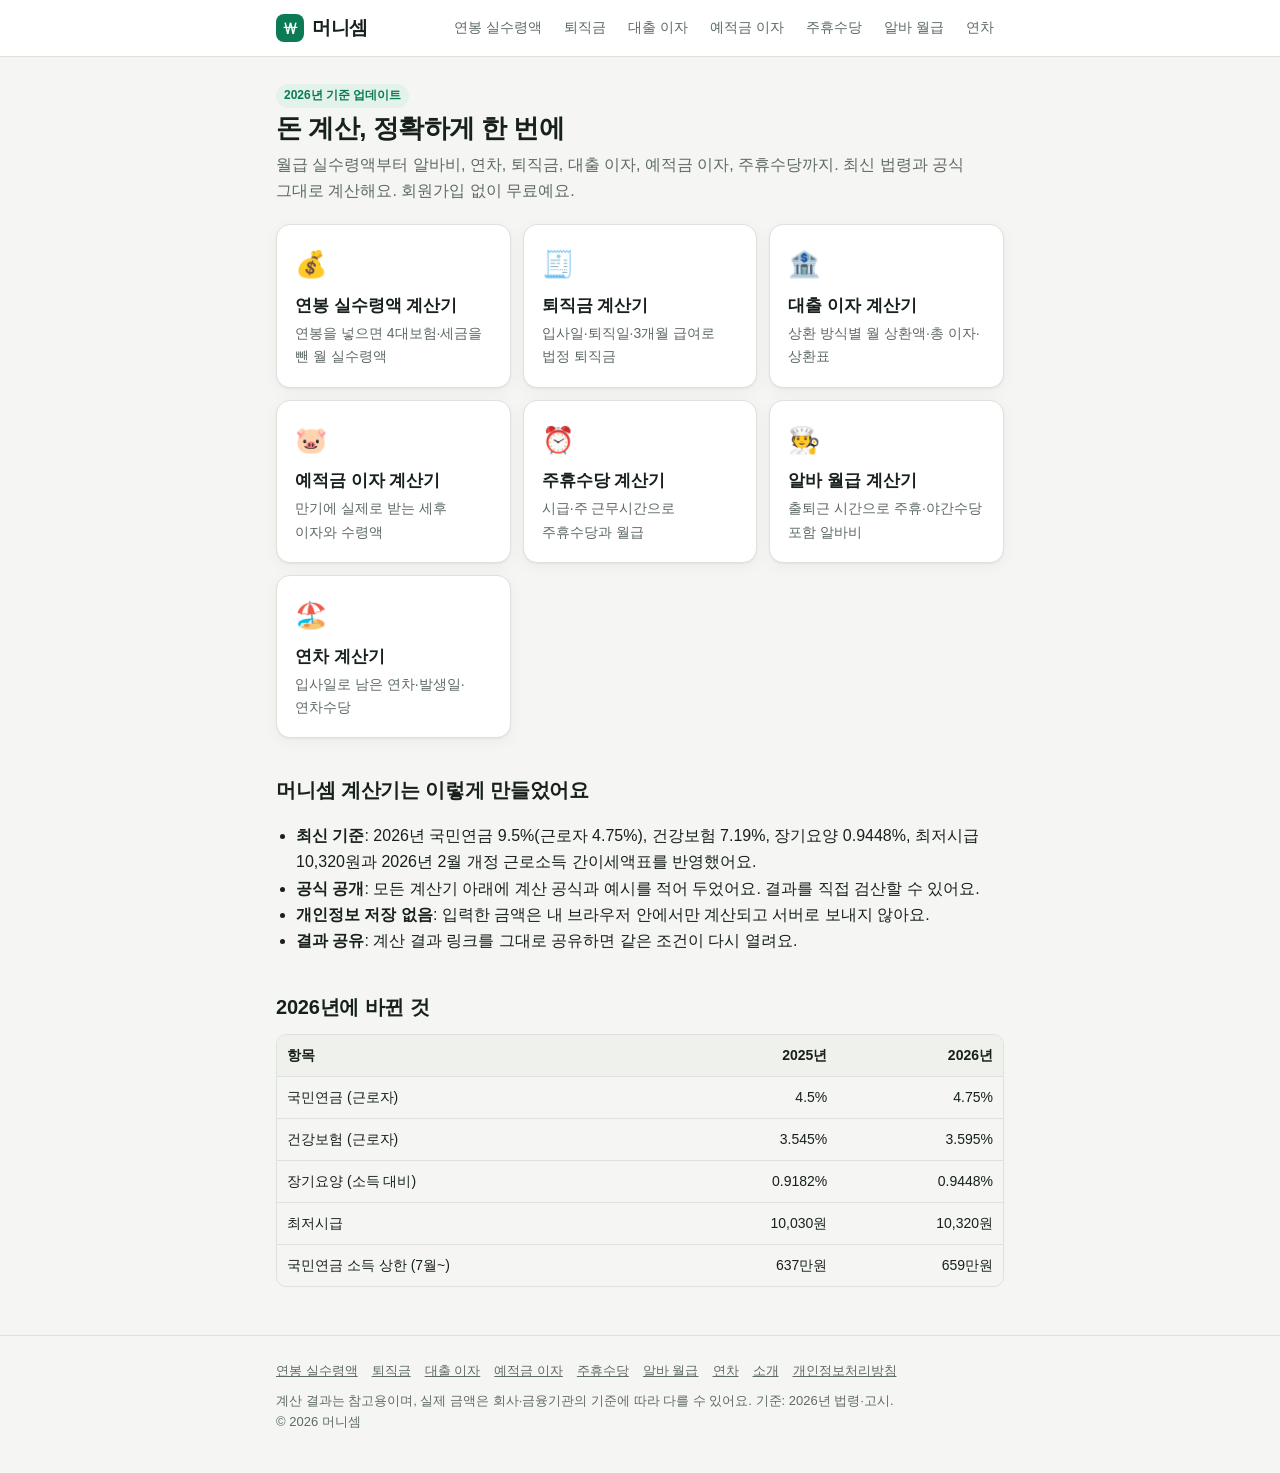
<file: index.html>
<!doctype html>
<html lang="ko">
<head>
<meta charset="utf-8">
<meta name="viewport" content="width=device-width, initial-scale=1, viewport-fit=cover">
<title>머니셈 - 연봉 실수령액·퇴직금·대출이자 계산기 (2026)</title>
<meta name="description" content="2026년 최신 4대보험 요율과 근로소득 간이세액표를 반영한 연봉 실수령액, 퇴직금, 대출 이자, 예적금 이자, 주휴수당 계산기 모음.">
<link rel="canonical" href="https://yujaeheon123.github.io/moneysem/">
<meta property="og:type" content="website">
<meta property="og:site_name" content="머니셈">
<meta property="og:title" content="머니셈 - 연봉 실수령액·퇴직금·대출이자 계산기 (2026)">
<meta property="og:description" content="2026년 최신 4대보험 요율과 근로소득 간이세액표를 반영한 연봉 실수령액, 퇴직금, 대출 이자, 예적금 이자, 주휴수당 계산기 모음.">
<meta property="og:url" content="https://yujaeheon123.github.io/moneysem/">
<meta property="og:locale" content="ko_KR">
<meta name="theme-color" content="#0b7a55">
<link rel="icon" href="./assets/icon.svg" type="image/svg+xml">
<link rel="stylesheet" href="./assets/css/style.css">
<script>if (/MoneysemApp/.test(navigator.userAgent)) document.documentElement.classList.add("in-app");</script>


</head>
<body>
<header class="site-header">
  <div class="wrap">
    <a class="logo" href="./"><span class="logo-mark">₩</span>머니셈</a>
    <nav class="nav" aria-label="계산기 목록"><a href="./salary/">연봉 실수령액</a><a href="./severance/">퇴직금</a><a href="./loan/">대출 이자</a><a href="./savings/">예적금 이자</a><a href="./weekly-pay/">주휴수당</a><a href="./part-time/">알바 월급</a><a href="./annual-leave/">연차</a></nav>
  </div>
</header>
<main>
  <div class="wrap">
<span class="badge">2026년 기준 업데이트</span>
<h1>돈 계산, 정확하게 한 번에</h1>
<p class="lead">월급 실수령액부터 알바비, 연차, 퇴직금, 대출 이자, 예적금 이자, 주휴수당까지. 최신 법령과 공식 그대로 계산해요. 회원가입 없이 무료예요.</p>
<div class="tools"><a class="tool" href="./salary/"><span class="icon">💰</span><strong>연봉 실수령액 계산기</strong><p>연봉을 넣으면 4대보험·세금을 뺀 월 실수령액</p></a><a class="tool" href="./severance/"><span class="icon">🧾</span><strong>퇴직금 계산기</strong><p>입사일·퇴직일·3개월 급여로 법정 퇴직금</p></a><a class="tool" href="./loan/"><span class="icon">🏦</span><strong>대출 이자 계산기</strong><p>상환 방식별 월 상환액·총 이자·상환표</p></a><a class="tool" href="./savings/"><span class="icon">🐷</span><strong>예적금 이자 계산기</strong><p>만기에 실제로 받는 세후 이자와 수령액</p></a><a class="tool" href="./weekly-pay/"><span class="icon">⏰</span><strong>주휴수당 계산기</strong><p>시급·주 근무시간으로 주휴수당과 월급</p></a><a class="tool" href="./part-time/"><span class="icon">🧑‍🍳</span><strong>알바 월급 계산기</strong><p>출퇴근 시간으로 주휴·야간수당 포함 알바비</p></a><a class="tool" href="./annual-leave/"><span class="icon">🏖️</span><strong>연차 계산기</strong><p>입사일로 남은 연차·발생일·연차수당</p></a></div>


<article class="article">
  <h2>머니셈 계산기는 이렇게 만들었어요</h2>
  <ul>
    <li><strong>최신 기준</strong>: 2026년 국민연금 9.5%(근로자 4.75%), 건강보험 7.19%, 장기요양 0.9448%, 최저시급 10,320원과 2026년 2월 개정 근로소득 간이세액표를 반영했어요.</li>
    <li><strong>공식 공개</strong>: 모든 계산기 아래에 계산 공식과 예시를 적어 두었어요. 결과를 직접 검산할 수 있어요.</li>
    <li><strong>개인정보 저장 없음</strong>: 입력한 금액은 내 브라우저 안에서만 계산되고 서버로 보내지 않아요.</li>
    <li><strong>결과 공유</strong>: 계산 결과 링크를 그대로 공유하면 같은 조건이 다시 열려요.</li>
  </ul>

  <h2>2026년에 바뀐 것</h2>
  <div class="table-wrap"><table>
    <thead><tr><th>항목</th><th>2025년</th><th>2026년</th></tr></thead>
    <tbody>
      <tr><td>국민연금 (근로자)</td><td>4.5%</td><td>4.75%</td></tr>
      <tr><td>건강보험 (근로자)</td><td>3.545%</td><td>3.595%</td></tr>
      <tr><td>장기요양 (소득 대비)</td><td>0.9182%</td><td>0.9448%</td></tr>
      <tr><td>최저시급</td><td>10,030원</td><td>10,320원</td></tr>
      <tr><td>국민연금 소득 상한 (7월~)</td><td>637만원</td><td>659만원</td></tr>
    </tbody>
  </table></div>
</article>

  </div>
</main>
<footer class="site-footer">
  <div class="wrap">
    <nav><a href="./salary/">연봉 실수령액</a><a href="./severance/">퇴직금</a><a href="./loan/">대출 이자</a><a href="./savings/">예적금 이자</a><a href="./weekly-pay/">주휴수당</a><a href="./part-time/">알바 월급</a><a href="./annual-leave/">연차</a><a href="./about/">소개</a><a href="./privacy/">개인정보처리방침</a></nav>
    <div>계산 결과는 참고용이며, 실제 금액은 회사·금융기관의 기준에 따라 다를 수 있어요. 기준: 2026년 법령·고시.</div>
    <div>© 2026 머니셈</div>
  </div>
</footer>

</body>
</html>
</file>
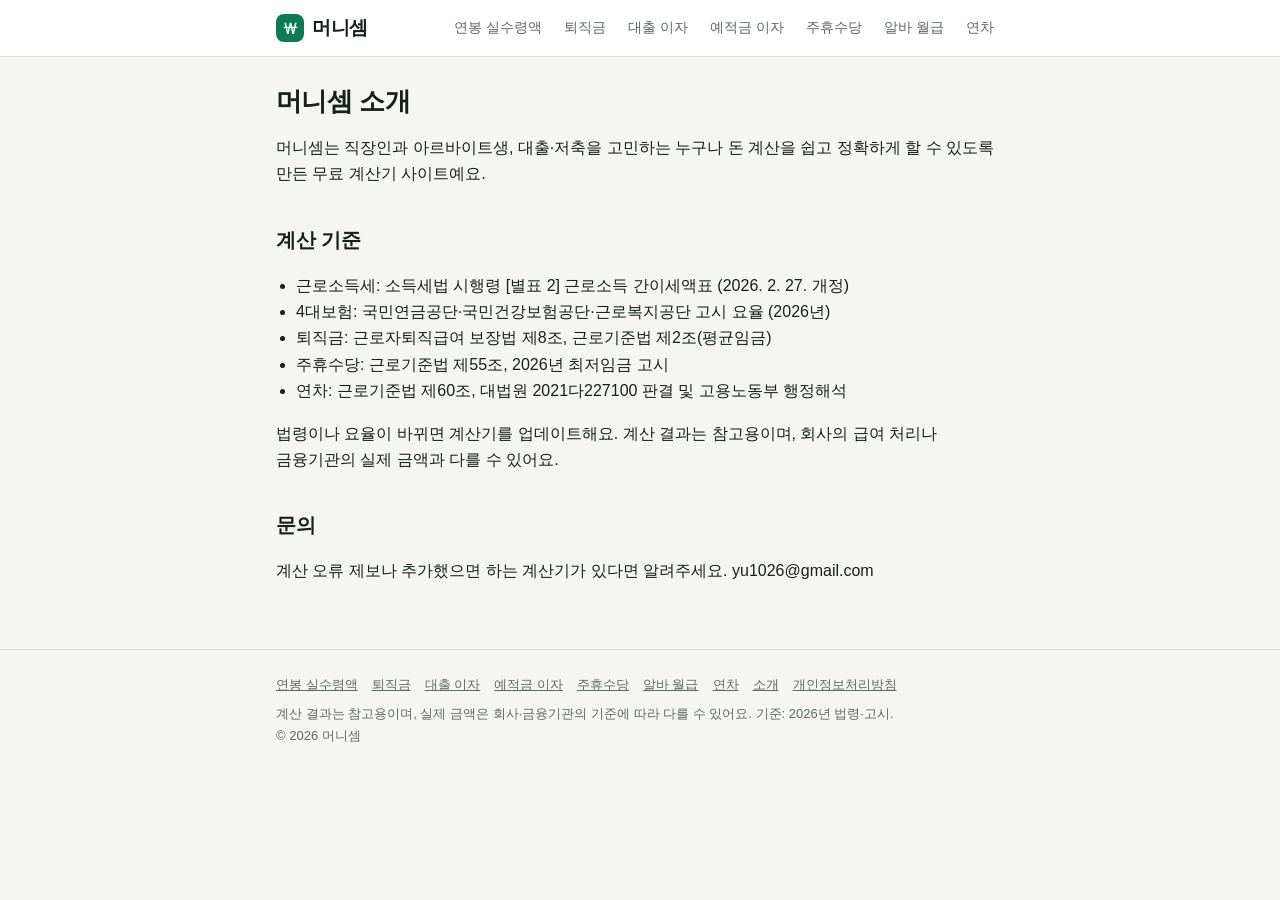
<file: about/index.html>
<!doctype html>
<html lang="ko">
<head>
<meta charset="utf-8">
<meta name="viewport" content="width=device-width, initial-scale=1, viewport-fit=cover">
<title>머니셈 소개</title>
<meta name="description" content="머니셈는 월급, 퇴직금, 대출, 이자 계산을 정확한 공식과 최신 기준으로 제공하는 무료 계산기입니다.">
<link rel="canonical" href="https://yujaeheon123.github.io/moneysem/about/">
<meta property="og:type" content="website">
<meta property="og:site_name" content="머니셈">
<meta property="og:title" content="머니셈 소개">
<meta property="og:description" content="머니셈는 월급, 퇴직금, 대출, 이자 계산을 정확한 공식과 최신 기준으로 제공하는 무료 계산기입니다.">
<meta property="og:url" content="https://yujaeheon123.github.io/moneysem/about/">
<meta property="og:locale" content="ko_KR">
<meta name="theme-color" content="#0b7a55">
<link rel="icon" href="../assets/icon.svg" type="image/svg+xml">
<link rel="stylesheet" href="../assets/css/style.css">
<script>if (/MoneysemApp/.test(navigator.userAgent)) document.documentElement.classList.add("in-app");</script>


</head>
<body>
<header class="site-header">
  <div class="wrap">
    <a class="logo" href="../"><span class="logo-mark">₩</span>머니셈</a>
    <nav class="nav" aria-label="계산기 목록"><a href="../salary/">연봉 실수령액</a><a href="../severance/">퇴직금</a><a href="../loan/">대출 이자</a><a href="../savings/">예적금 이자</a><a href="../weekly-pay/">주휴수당</a><a href="../part-time/">알바 월급</a><a href="../annual-leave/">연차</a></nav>
  </div>
</header>
<main>
  <div class="wrap">
<h1>머니셈 소개</h1>
<article class="article">
  <p>머니셈는 직장인과 아르바이트생, 대출·저축을 고민하는 누구나 돈 계산을 쉽고 정확하게 할 수 있도록 만든 무료 계산기 사이트예요.</p>
  <h2>계산 기준</h2>
  <ul>
    <li>근로소득세: 소득세법 시행령 [별표 2] 근로소득 간이세액표 (2026. 2. 27. 개정)</li>
    <li>4대보험: 국민연금공단·국민건강보험공단·근로복지공단 고시 요율 (2026년)</li>
    <li>퇴직금: 근로자퇴직급여 보장법 제8조, 근로기준법 제2조(평균임금)</li>
    <li>주휴수당: 근로기준법 제55조, 2026년 최저임금 고시</li>
    <li>연차: 근로기준법 제60조, 대법원 2021다227100 판결 및 고용노동부 행정해석</li>
  </ul>
  <p>법령이나 요율이 바뀌면 계산기를 업데이트해요. 계산 결과는 참고용이며, 회사의 급여 처리나 금융기관의 실제 금액과 다를 수 있어요.</p>
  <h2>문의</h2>
  <p>계산 오류 제보나 추가했으면 하는 계산기가 있다면 알려주세요. <span id="contact">yu1026@gmail.com</span></p>
</article>

  </div>
</main>
<footer class="site-footer">
  <div class="wrap">
    <nav><a href="../salary/">연봉 실수령액</a><a href="../severance/">퇴직금</a><a href="../loan/">대출 이자</a><a href="../savings/">예적금 이자</a><a href="../weekly-pay/">주휴수당</a><a href="../part-time/">알바 월급</a><a href="../annual-leave/">연차</a><a href="../about/" aria-current="page">소개</a><a href="../privacy/">개인정보처리방침</a></nav>
    <div>계산 결과는 참고용이며, 실제 금액은 회사·금융기관의 기준에 따라 다를 수 있어요. 기준: 2026년 법령·고시.</div>
    <div>© 2026 머니셈</div>
  </div>
</footer>

</body>
</html>
</file>
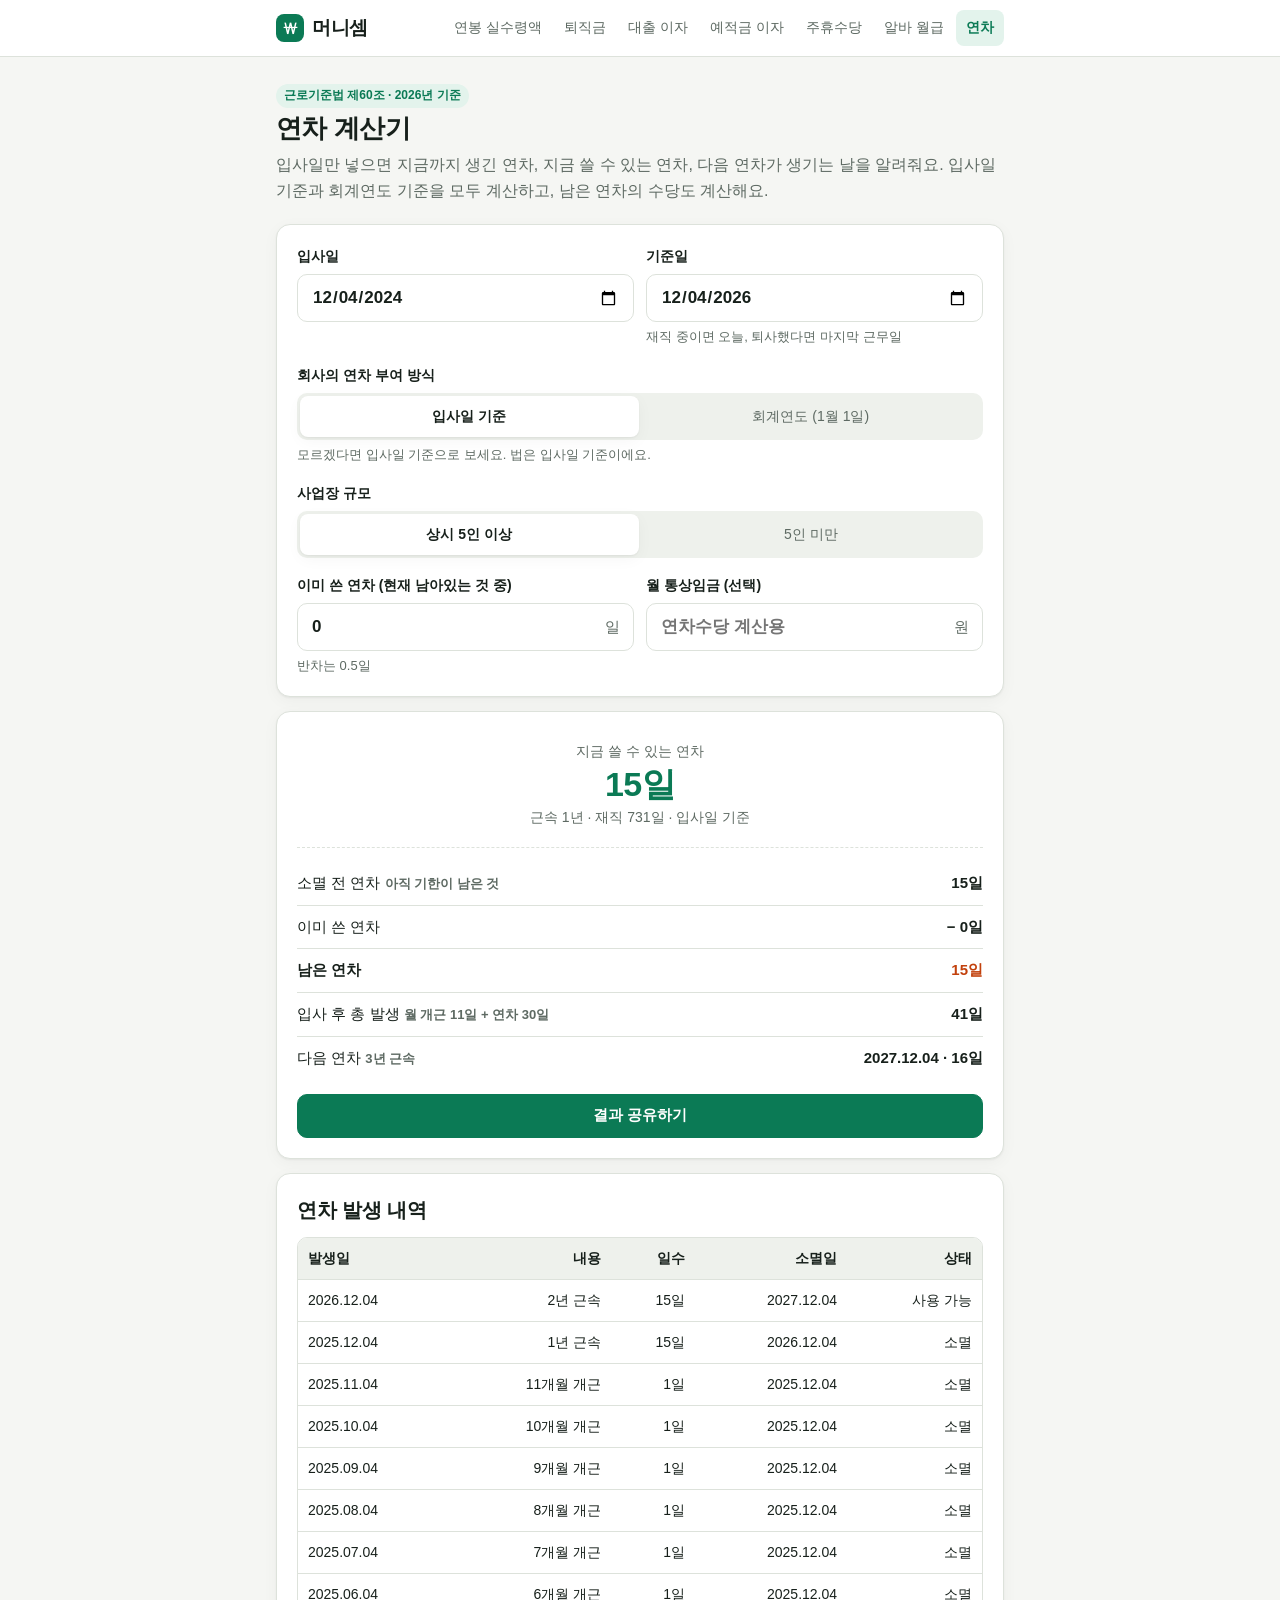
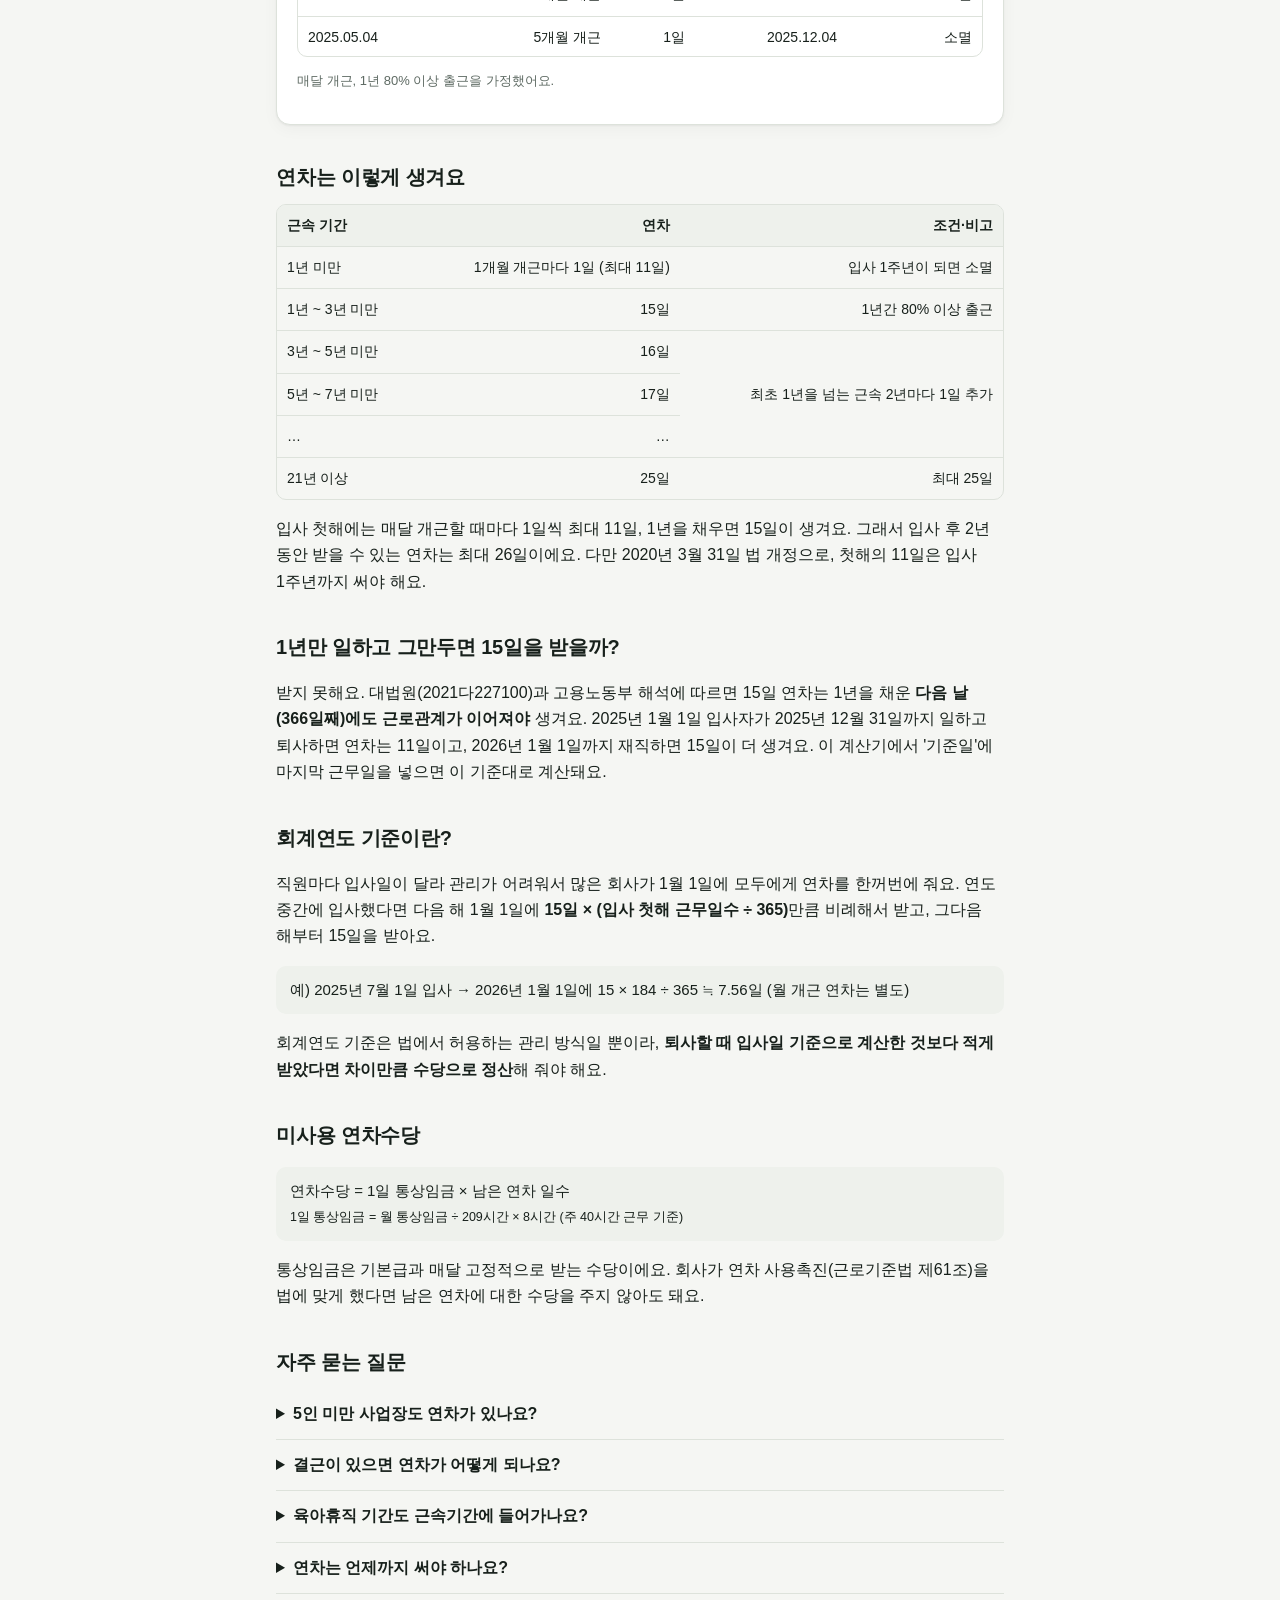
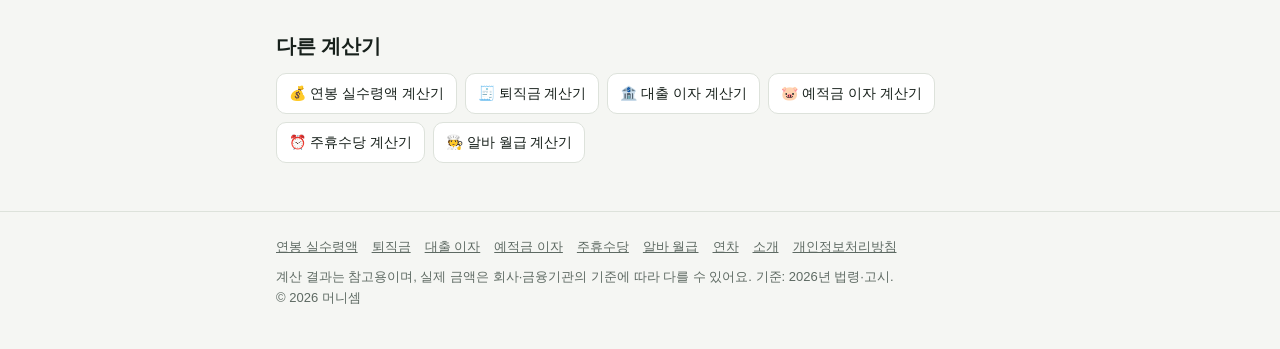
<file: annual-leave/index.html>
<!doctype html>
<html lang="ko">
<head>
<meta charset="utf-8">
<meta name="viewport" content="width=device-width, initial-scale=1, viewport-fit=cover">
<title>연차 계산기 2026 - 입사일·회계연도 기준, 남은 연차와 연차수당 | 머니셈</title>
<meta name="description" content="입사일만 넣으면 지금까지 발생한 연차, 사용 가능한 연차, 다음 연차 발생일을 계산합니다. 1년 미만 월차, 회계연도 비례연차, 퇴사 시 정산과 미사용 연차수당까지.">
<link rel="canonical" href="https://yujaeheon123.github.io/moneysem/annual-leave/">
<meta property="og:type" content="website">
<meta property="og:site_name" content="머니셈">
<meta property="og:title" content="연차 계산기 2026 - 입사일·회계연도 기준, 남은 연차와 연차수당 | 머니셈">
<meta property="og:description" content="입사일만 넣으면 지금까지 발생한 연차, 사용 가능한 연차, 다음 연차 발생일을 계산합니다. 1년 미만 월차, 회계연도 비례연차, 퇴사 시 정산과 미사용 연차수당까지.">
<meta property="og:url" content="https://yujaeheon123.github.io/moneysem/annual-leave/">
<meta property="og:locale" content="ko_KR">
<meta name="theme-color" content="#0b7a55">
<link rel="icon" href="../assets/icon.svg" type="image/svg+xml">
<link rel="stylesheet" href="../assets/css/style.css">
<script>if (/MoneysemApp/.test(navigator.userAgent)) document.documentElement.classList.add("in-app");</script>

<script type="application/ld+json">{"@context":"https://schema.org","@type":"WebApplication","name":"연차 계산기","url":"https://yujaeheon123.github.io/moneysem/annual-leave/","applicationCategory":"FinanceApplication","operatingSystem":"Web","offers":{"@type":"Offer","price":"0","priceCurrency":"KRW"},"inLanguage":"ko"}</script>
<script type="application/ld+json">{"@context":"https://schema.org","@type":"FAQPage","mainEntity":[{"@type":"Question","name":"5인 미만 사업장도 연차가 있나요?","acceptedAnswer":{"@type":"Answer","text":"2026년 10월 현재 상시 근로자 5인 미만 사업장에는 근로기준법의 연차휴가 규정이 적용되지 않아 법적 의무가 없어요. 정부가 확대 적용을 추진하고 있으니 시행되면 계산기에 반영할게요. 근로계약서나 취업규칙에 연차를 주기로 정했다면 그에 따라 받을 수 있어요."}},{"@type":"Question","name":"결근이 있으면 연차가 어떻게 되나요?","acceptedAnswer":{"@type":"Answer","text":"1년 미만 기간에는 결근한 달의 연차 1일이 생기지 않아요. 1년 이상 근무자는 1년간 출근율이 80% 미만이면 15일 대신 개근한 달 수만큼만 생겨요. 이 계산기는 매달 개근, 80% 이상 출근을 가정해요."}},{"@type":"Question","name":"육아휴직 기간도 근속기간에 들어가나요?","acceptedAnswer":{"@type":"Answer","text":"네. 육아휴직, 출산전후휴가, 업무상 부상·질병 휴업 기간은 출근한 것으로 봐서 연차 계산에서 불리하게 다루지 않아요."}},{"@type":"Question","name":"연차는 언제까지 써야 하나요?","acceptedAnswer":{"@type":"Answer","text":"1년 이상 근무로 생긴 연차는 생긴 날부터 1년 안에 써야 하고, 입사 첫해 월 개근 연차는 입사 1주년까지 써야 해요. 기간이 지나면 소멸하고, 회사가 사용촉진을 하지 않았다면 미사용 수당으로 받아요."}}]}</script>
</head>
<body>
<header class="site-header">
  <div class="wrap">
    <a class="logo" href="../"><span class="logo-mark">₩</span>머니셈</a>
    <nav class="nav" aria-label="계산기 목록"><a href="../salary/">연봉 실수령액</a><a href="../severance/">퇴직금</a><a href="../loan/">대출 이자</a><a href="../savings/">예적금 이자</a><a href="../weekly-pay/">주휴수당</a><a href="../part-time/">알바 월급</a><a href="../annual-leave/" aria-current="page">연차</a></nav>
  </div>
</header>
<main>
  <div class="wrap">
<span class="badge">근로기준법 제60조 · 2026년 기준</span>
<h1>연차 계산기</h1>
<p class="lead">입사일만 넣으면 지금까지 생긴 연차, 지금 쓸 수 있는 연차, 다음 연차가 생기는 날을 알려줘요. 입사일 기준과 회계연도 기준을 모두 계산하고, 남은 연차의 수당도 계산해요.</p>

<form class="card form" id="form" autocomplete="off">
  <div class="grid-2">
    <div class="field">
      <label for="hire">입사일</label>
      <div class="input"><input id="hire" name="hire" type="date"></div>
    </div>
    <div class="field">
      <label for="asOf">기준일</label>
      <div class="input"><input id="asOf" name="asOf" type="date"></div>
      <div class="hint" data-static="1">재직 중이면 오늘, 퇴사했다면 마지막 근무일</div>
    </div>
  </div>
  <div class="field">
    <span class="label">회사의 연차 부여 방식</span>
    <div class="segmented" role="radiogroup">
      <label><input type="radio" name="basis" value="hire" checked><span>입사일 기준</span></label>
      <label><input type="radio" name="basis" value="fiscal"><span>회계연도 (1월 1일)</span></label>
    </div>
    <div class="hint" data-static="1">모르겠다면 입사일 기준으로 보세요. 법은 입사일 기준이에요.</div>
  </div>
  <div class="field">
    <span class="label">사업장 규모</span>
    <div class="segmented" role="radiogroup">
      <label><input type="radio" name="size" value="big" checked><span>상시 5인 이상</span></label>
      <label><input type="radio" name="size" value="small"><span>5인 미만</span></label>
    </div>
  </div>
  <div class="grid-2">
    <div class="field">
      <label for="used">이미 쓴 연차 (현재 남아있는 것 중)</label>
      <div class="input"><input id="used" name="used" inputmode="decimal" value="0"><span class="unit">일</span></div>
      <div class="hint" data-static="1">반차는 0.5일</div>
    </div>
    <div class="field">
      <label for="wage">월 통상임금 (선택)</label>
      <div class="input"><input id="wage" name="wage" inputmode="numeric" data-money="won" placeholder="연차수당 계산용"><span class="unit">원</span></div>
      <div class="hint"></div>
    </div>
  </div>
</form>

<section class="card result" id="result" aria-live="polite"></section>

<section class="card" id="history-card"><h2 style="margin-top:0">연차 발생 내역</h2><div id="history"></div></section>

<article class="article">
  <h2>연차는 이렇게 생겨요</h2>
  <div class="table-wrap"><table>
    <thead><tr><th>근속 기간</th><th>연차</th><th>조건·비고</th></tr></thead>
    <tbody>
      <tr><td>1년 미만</td><td>1개월 개근마다 1일 (최대 11일)</td><td>입사 1주년이 되면 소멸</td></tr>
      <tr><td>1년 ~ 3년 미만</td><td>15일</td><td>1년간 80% 이상 출근</td></tr>
      <tr><td>3년 ~ 5년 미만</td><td>16일</td><td rowspan="3">최초 1년을 넘는 근속 2년마다 1일 추가</td></tr>
      <tr><td>5년 ~ 7년 미만</td><td>17일</td></tr>
      <tr><td>…</td><td>…</td></tr>
      <tr><td>21년 이상</td><td>25일</td><td>최대 25일</td></tr>
    </tbody>
  </table></div>
  <p>입사 첫해에는 매달 개근할 때마다 1일씩 최대 11일, 1년을 채우면 15일이 생겨요. 그래서 입사 후 2년 동안 받을 수 있는 연차는 최대 26일이에요. 다만 2020년 3월 31일 법 개정으로, 첫해의 11일은 입사 1주년까지 써야 해요.</p>

  <h2>1년만 일하고 그만두면 15일을 받을까?</h2>
  <p>받지 못해요. 대법원(2021다227100)과 고용노동부 해석에 따르면 15일 연차는 1년을 채운 <strong>다음 날(366일째)에도 근로관계가 이어져야</strong> 생겨요. 2025년 1월 1일 입사자가 2025년 12월 31일까지 일하고 퇴사하면 연차는 11일이고, 2026년 1월 1일까지 재직하면 15일이 더 생겨요. 이 계산기에서 '기준일'에 마지막 근무일을 넣으면 이 기준대로 계산돼요.</p>

  <h2>회계연도 기준이란?</h2>
  <p>직원마다 입사일이 달라 관리가 어려워서 많은 회사가 1월 1일에 모두에게 연차를 한꺼번에 줘요. 연도 중간에 입사했다면 다음 해 1월 1일에 <strong>15일 × (입사 첫해 근무일수 ÷ 365)</strong>만큼 비례해서 받고, 그다음 해부터 15일을 받아요.</p>
  <p class="formula">예) 2025년 7월 1일 입사 → 2026년 1월 1일에 15 × 184 ÷ 365 ≒ 7.56일 (월 개근 연차는 별도)</p>
  <p>회계연도 기준은 법에서 허용하는 관리 방식일 뿐이라, <strong>퇴사할 때 입사일 기준으로 계산한 것보다 적게 받았다면 차이만큼 수당으로 정산</strong>해 줘야 해요.</p>

  <h2>미사용 연차수당</h2>
  <p class="formula">연차수당 = 1일 통상임금 × 남은 연차 일수<br><small>1일 통상임금 = 월 통상임금 ÷ 209시간 × 8시간 (주 40시간 근무 기준)</small></p>
  <p>통상임금은 기본급과 매달 고정적으로 받는 수당이에요. 회사가 연차 사용촉진(근로기준법 제61조)을 법에 맞게 했다면 남은 연차에 대한 수당을 주지 않아도 돼요.</p>

  <h2>자주 묻는 질문</h2>
  <details class="faq"><summary>5인 미만 사업장도 연차가 있나요?</summary>
    <p>2026년 10월 현재 상시 근로자 5인 미만 사업장에는 근로기준법의 연차휴가 규정이 적용되지 않아 법적 의무가 없어요. 정부가 확대 적용을 추진하고 있으니 시행되면 계산기에 반영할게요. 근로계약서나 취업규칙에 연차를 주기로 정했다면 그에 따라 받을 수 있어요.</p></details>
  <details class="faq"><summary>결근이 있으면 연차가 어떻게 되나요?</summary>
    <p>1년 미만 기간에는 결근한 달의 연차 1일이 생기지 않아요. 1년 이상 근무자는 1년간 출근율이 80% 미만이면 15일 대신 개근한 달 수만큼만 생겨요. 이 계산기는 매달 개근, 80% 이상 출근을 가정해요.</p></details>
  <details class="faq"><summary>육아휴직 기간도 근속기간에 들어가나요?</summary>
    <p>네. 육아휴직, 출산전후휴가, 업무상 부상·질병 휴업 기간은 출근한 것으로 봐서 연차 계산에서 불리하게 다루지 않아요.</p></details>
  <details class="faq"><summary>연차는 언제까지 써야 하나요?</summary>
    <p>1년 이상 근무로 생긴 연차는 생긴 날부터 1년 안에 써야 하고, 입사 첫해 월 개근 연차는 입사 1주년까지 써야 해요. 기간이 지나면 소멸하고, 회사가 사용촉진을 하지 않았다면 미사용 수당으로 받아요.</p></details>

  <h2>다른 계산기</h2>
  <div class="related"><a href="../salary/">💰 연봉 실수령액 계산기</a><a href="../severance/">🧾 퇴직금 계산기</a><a href="../loan/">🏦 대출 이자 계산기</a><a href="../savings/">🐷 예적금 이자 계산기</a><a href="../weekly-pay/">⏰ 주휴수당 계산기</a><a href="../part-time/">🧑‍🍳 알바 월급 계산기</a></div>
</article>


  </div>
</main>
<footer class="site-footer">
  <div class="wrap">
    <nav><a href="../salary/">연봉 실수령액</a><a href="../severance/">퇴직금</a><a href="../loan/">대출 이자</a><a href="../savings/">예적금 이자</a><a href="../weekly-pay/">주휴수당</a><a href="../part-time/">알바 월급</a><a href="../annual-leave/" aria-current="page">연차</a><a href="../about/">소개</a><a href="../privacy/">개인정보처리방침</a></nav>
    <div>계산 결과는 참고용이며, 실제 금액은 회사·금융기관의 기준에 따라 다를 수 있어요. 기준: 2026년 법령·고시.</div>
    <div>© 2026 머니셈</div>
  </div>
</footer>
<script type="module" src="../assets/js/pages/annual-leave.js"></script>
</body>
</html>
</file>
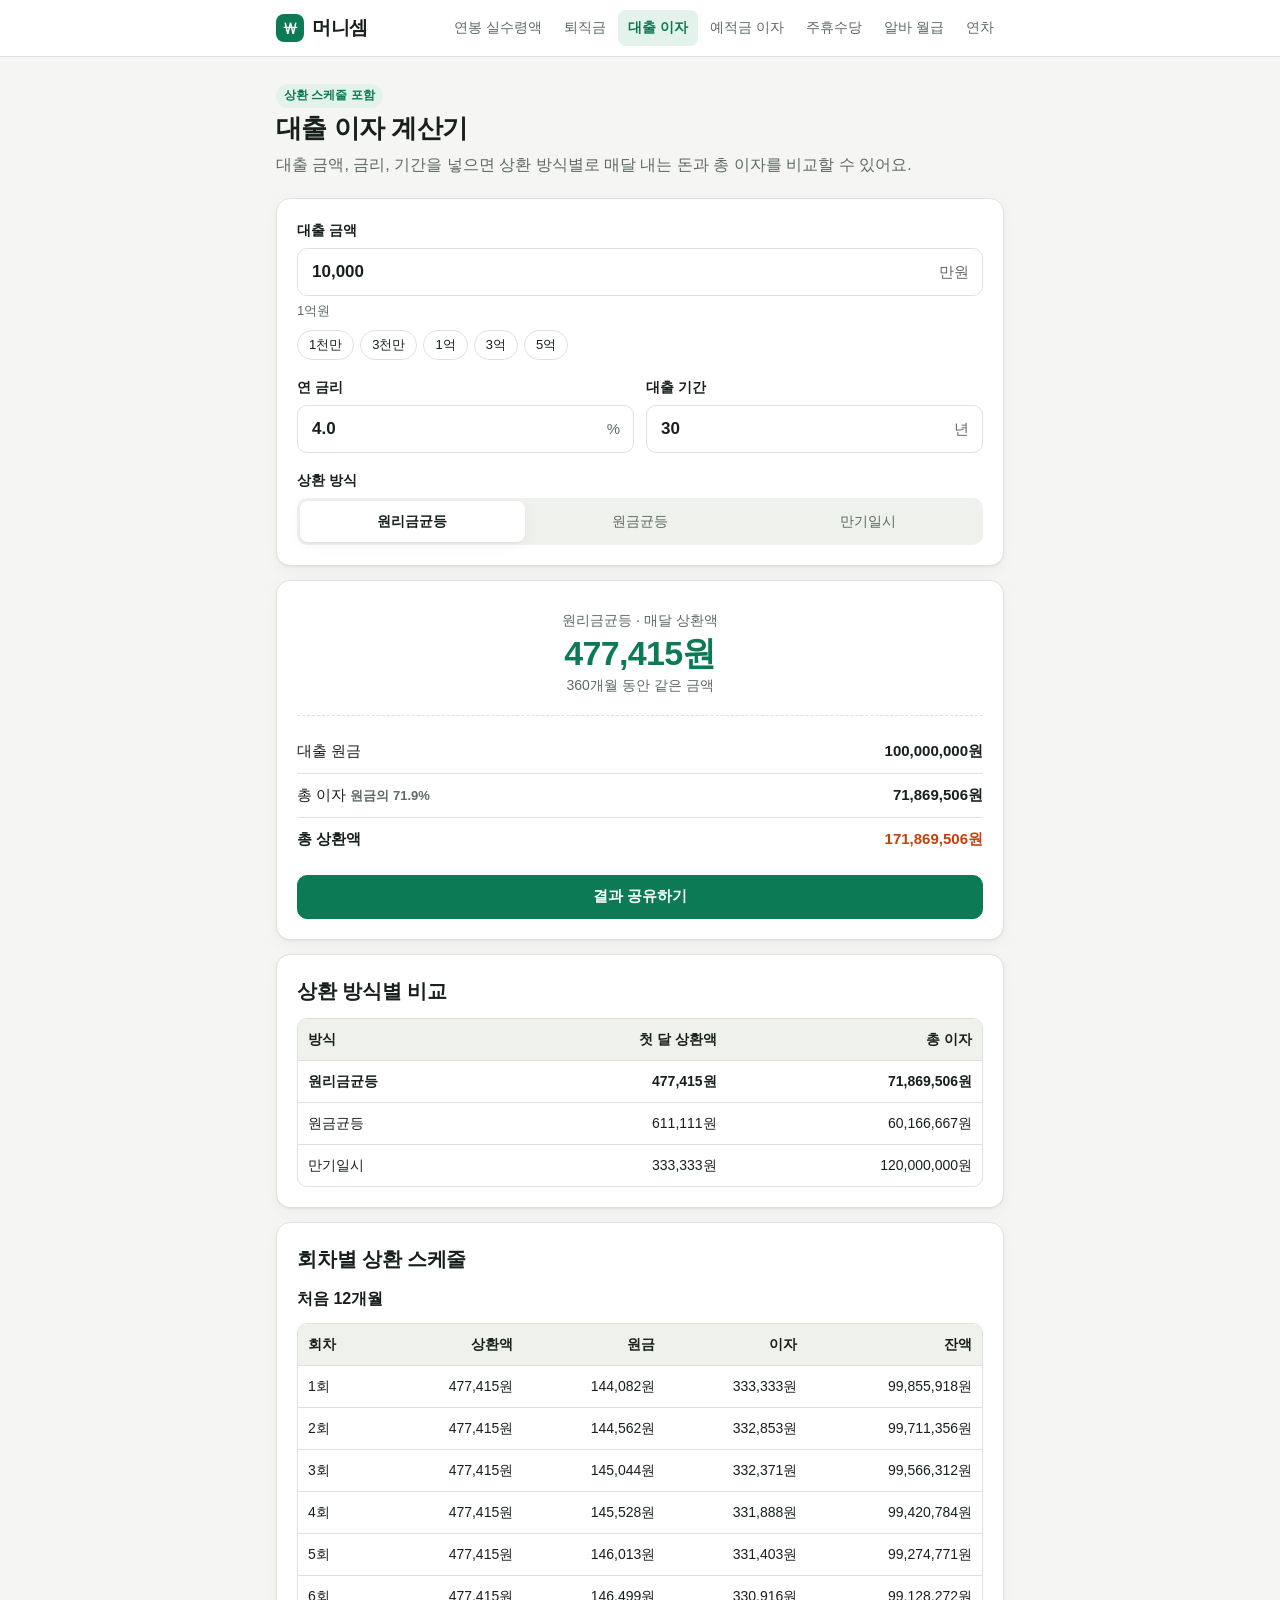
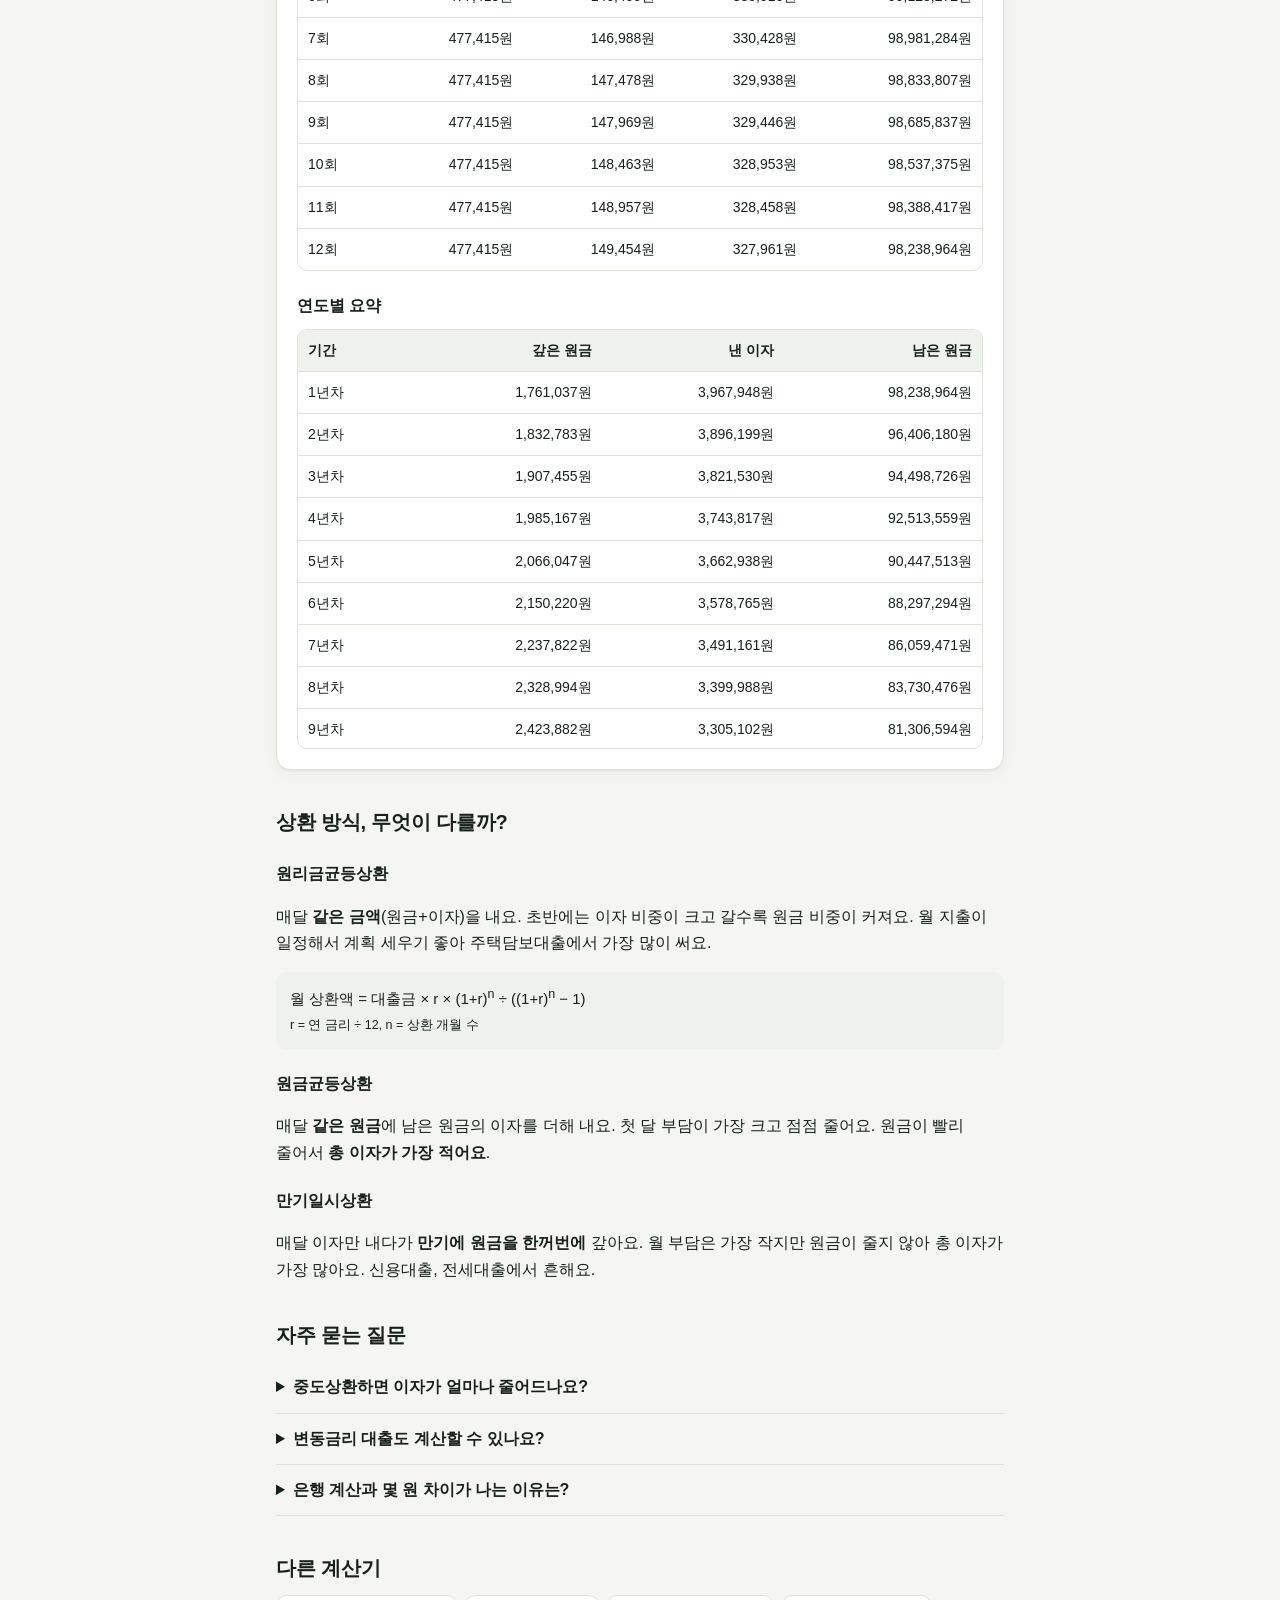
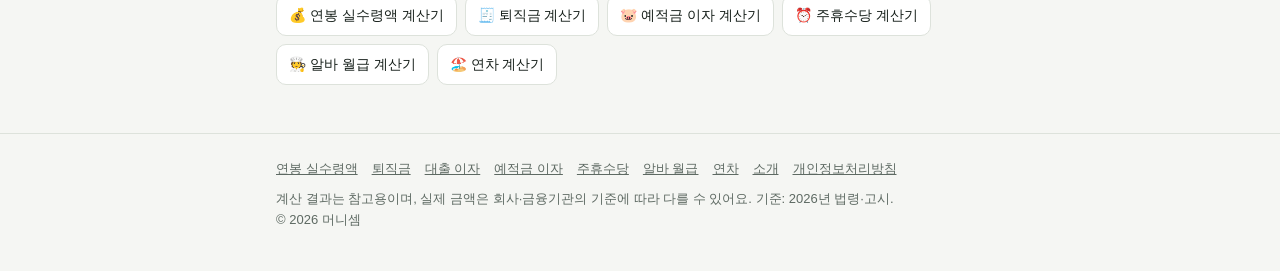
<file: loan/index.html>
<!doctype html>
<html lang="ko">
<head>
<meta charset="utf-8">
<meta name="viewport" content="width=device-width, initial-scale=1, viewport-fit=cover">
<title>대출 이자 계산기 - 원리금균등·원금균등·만기일시 상환표 | 머니셈</title>
<meta name="description" content="대출 금액, 금리, 기간을 넣으면 원리금균등·원금균등·만기일시 상환 방식별 월 상환액, 총 이자, 회차별 상환 스케줄을 보여줍니다.">
<link rel="canonical" href="https://yujaeheon123.github.io/moneysem/loan/">
<meta property="og:type" content="website">
<meta property="og:site_name" content="머니셈">
<meta property="og:title" content="대출 이자 계산기 - 원리금균등·원금균등·만기일시 상환표 | 머니셈">
<meta property="og:description" content="대출 금액, 금리, 기간을 넣으면 원리금균등·원금균등·만기일시 상환 방식별 월 상환액, 총 이자, 회차별 상환 스케줄을 보여줍니다.">
<meta property="og:url" content="https://yujaeheon123.github.io/moneysem/loan/">
<meta property="og:locale" content="ko_KR">
<meta name="theme-color" content="#0b7a55">
<link rel="icon" href="../assets/icon.svg" type="image/svg+xml">
<link rel="stylesheet" href="../assets/css/style.css">
<script>if (/MoneysemApp/.test(navigator.userAgent)) document.documentElement.classList.add("in-app");</script>

<script type="application/ld+json">{"@context":"https://schema.org","@type":"WebApplication","name":"대출 이자 계산기","url":"https://yujaeheon123.github.io/moneysem/loan/","applicationCategory":"FinanceApplication","operatingSystem":"Web","offers":{"@type":"Offer","price":"0","priceCurrency":"KRW"},"inLanguage":"ko"}</script>
<script type="application/ld+json">{"@context":"https://schema.org","@type":"FAQPage","mainEntity":[{"@type":"Question","name":"중도상환하면 이자가 얼마나 줄어드나요?","acceptedAnswer":{"@type":"Answer","text":"남은 원금이 줄어든 만큼 이후 이자가 줄어요. 다만 대출 후 3년 이내에는 보통 중도상환수수료(0.5~1.5% 수준)가 붙으니, 아끼는 이자와 수수료를 비교해 보세요."}},{"@type":"Question","name":"변동금리 대출도 계산할 수 있나요?","acceptedAnswer":{"@type":"Answer","text":"현재 금리가 만기까지 유지된다고 가정한 결과예요. 변동금리는 금리가 바뀔 때마다 월 상환액이 다시 계산되므로, 금리를 바꿔 넣어 보며 범위를 가늠해 보세요."}},{"@type":"Question","name":"은행 계산과 몇 원 차이가 나는 이유는?","acceptedAnswer":{"@type":"Answer","text":"은행은 실제 일수(일할 계산)로 이자를 매기거나 원 단위 처리 방식이 달라서 소액 차이가 날 수 있어요. 이 계산기는 매월 같은 기간으로 계산해요."}}]}</script>
</head>
<body>
<header class="site-header">
  <div class="wrap">
    <a class="logo" href="../"><span class="logo-mark">₩</span>머니셈</a>
    <nav class="nav" aria-label="계산기 목록"><a href="../salary/">연봉 실수령액</a><a href="../severance/">퇴직금</a><a href="../loan/" aria-current="page">대출 이자</a><a href="../savings/">예적금 이자</a><a href="../weekly-pay/">주휴수당</a><a href="../part-time/">알바 월급</a><a href="../annual-leave/">연차</a></nav>
  </div>
</header>
<main>
  <div class="wrap">
<span class="badge">상환 스케줄 포함</span>
<h1>대출 이자 계산기</h1>
<p class="lead">대출 금액, 금리, 기간을 넣으면 상환 방식별로 매달 내는 돈과 총 이자를 비교할 수 있어요.</p>

<form class="card form" id="form" autocomplete="off">
  <div class="field">
    <label for="principal">대출 금액</label>
    <div class="input"><input id="principal" name="principal" inputmode="numeric" data-money="man" value="10,000"><span class="unit">만원</span></div>
    <div class="hint"></div>
    <div class="chips" data-for="principal">
      <button type="button" data-v="1000">1천만</button><button type="button" data-v="3000">3천만</button>
      <button type="button" data-v="10000">1억</button><button type="button" data-v="30000">3억</button><button type="button" data-v="50000">5억</button>
    </div>
  </div>
  <div class="grid-2">
    <div class="field">
      <label for="rate">연 금리</label>
      <div class="input"><input id="rate" name="rate" inputmode="decimal" value="4.0"><span class="unit">%</span></div>
    </div>
    <div class="field">
      <label for="years">대출 기간</label>
      <div class="input"><input id="years" name="years" inputmode="numeric" value="30"><span class="unit">년</span></div>
    </div>
  </div>
  <div class="field">
    <span class="label">상환 방식</span>
    <div class="segmented" role="radiogroup">
      <label><input type="radio" name="method" value="equal-payment" checked><span>원리금균등</span></label>
      <label><input type="radio" name="method" value="equal-principal"><span>원금균등</span></label>
      <label><input type="radio" name="method" value="bullet"><span>만기일시</span></label>
    </div>
  </div>
</form>

<section class="card result" id="result" aria-live="polite"></section>

<section class="card" id="compare-card"><h2 style="margin-top:0">상환 방식별 비교</h2><div id="compare"></div></section>
<section class="card"><h2 style="margin-top:0">회차별 상환 스케줄</h2><div id="schedule"></div></section>

<article class="article">
  <h2>상환 방식, 무엇이 다를까?</h2>
  <h3>원리금균등상환</h3>
  <p>매달 <strong>같은 금액</strong>(원금+이자)을 내요. 초반에는 이자 비중이 크고 갈수록 원금 비중이 커져요. 월 지출이 일정해서 계획 세우기 좋아 주택담보대출에서 가장 많이 써요.</p>
  <p class="formula">월 상환액 = 대출금 × r × (1+r)<sup>n</sup> ÷ ((1+r)<sup>n</sup> − 1)<br><small>r = 연 금리 ÷ 12, n = 상환 개월 수</small></p>
  <h3>원금균등상환</h3>
  <p>매달 <strong>같은 원금</strong>에 남은 원금의 이자를 더해 내요. 첫 달 부담이 가장 크고 점점 줄어요. 원금이 빨리 줄어서 <strong>총 이자가 가장 적어요</strong>.</p>
  <h3>만기일시상환</h3>
  <p>매달 이자만 내다가 <strong>만기에 원금을 한꺼번에</strong> 갚아요. 월 부담은 가장 작지만 원금이 줄지 않아 총 이자가 가장 많아요. 신용대출, 전세대출에서 흔해요.</p>

  <h2>자주 묻는 질문</h2>
  <details class="faq"><summary>중도상환하면 이자가 얼마나 줄어드나요?</summary>
    <p>남은 원금이 줄어든 만큼 이후 이자가 줄어요. 다만 대출 후 3년 이내에는 보통 중도상환수수료(0.5~1.5% 수준)가 붙으니, 아끼는 이자와 수수료를 비교해 보세요.</p></details>
  <details class="faq"><summary>변동금리 대출도 계산할 수 있나요?</summary>
    <p>현재 금리가 만기까지 유지된다고 가정한 결과예요. 변동금리는 금리가 바뀔 때마다 월 상환액이 다시 계산되므로, 금리를 바꿔 넣어 보며 범위를 가늠해 보세요.</p></details>
  <details class="faq"><summary>은행 계산과 몇 원 차이가 나는 이유는?</summary>
    <p>은행은 실제 일수(일할 계산)로 이자를 매기거나 원 단위 처리 방식이 달라서 소액 차이가 날 수 있어요. 이 계산기는 매월 같은 기간으로 계산해요.</p></details>

  <h2>다른 계산기</h2>
  <div class="related"><a href="../salary/">💰 연봉 실수령액 계산기</a><a href="../severance/">🧾 퇴직금 계산기</a><a href="../savings/">🐷 예적금 이자 계산기</a><a href="../weekly-pay/">⏰ 주휴수당 계산기</a><a href="../part-time/">🧑‍🍳 알바 월급 계산기</a><a href="../annual-leave/">🏖️ 연차 계산기</a></div>
</article>


  </div>
</main>
<footer class="site-footer">
  <div class="wrap">
    <nav><a href="../salary/">연봉 실수령액</a><a href="../severance/">퇴직금</a><a href="../loan/" aria-current="page">대출 이자</a><a href="../savings/">예적금 이자</a><a href="../weekly-pay/">주휴수당</a><a href="../part-time/">알바 월급</a><a href="../annual-leave/">연차</a><a href="../about/">소개</a><a href="../privacy/">개인정보처리방침</a></nav>
    <div>계산 결과는 참고용이며, 실제 금액은 회사·금융기관의 기준에 따라 다를 수 있어요. 기준: 2026년 법령·고시.</div>
    <div>© 2026 머니셈</div>
  </div>
</footer>
<script type="module" src="../assets/js/pages/loan.js"></script>
</body>
</html>
</file>
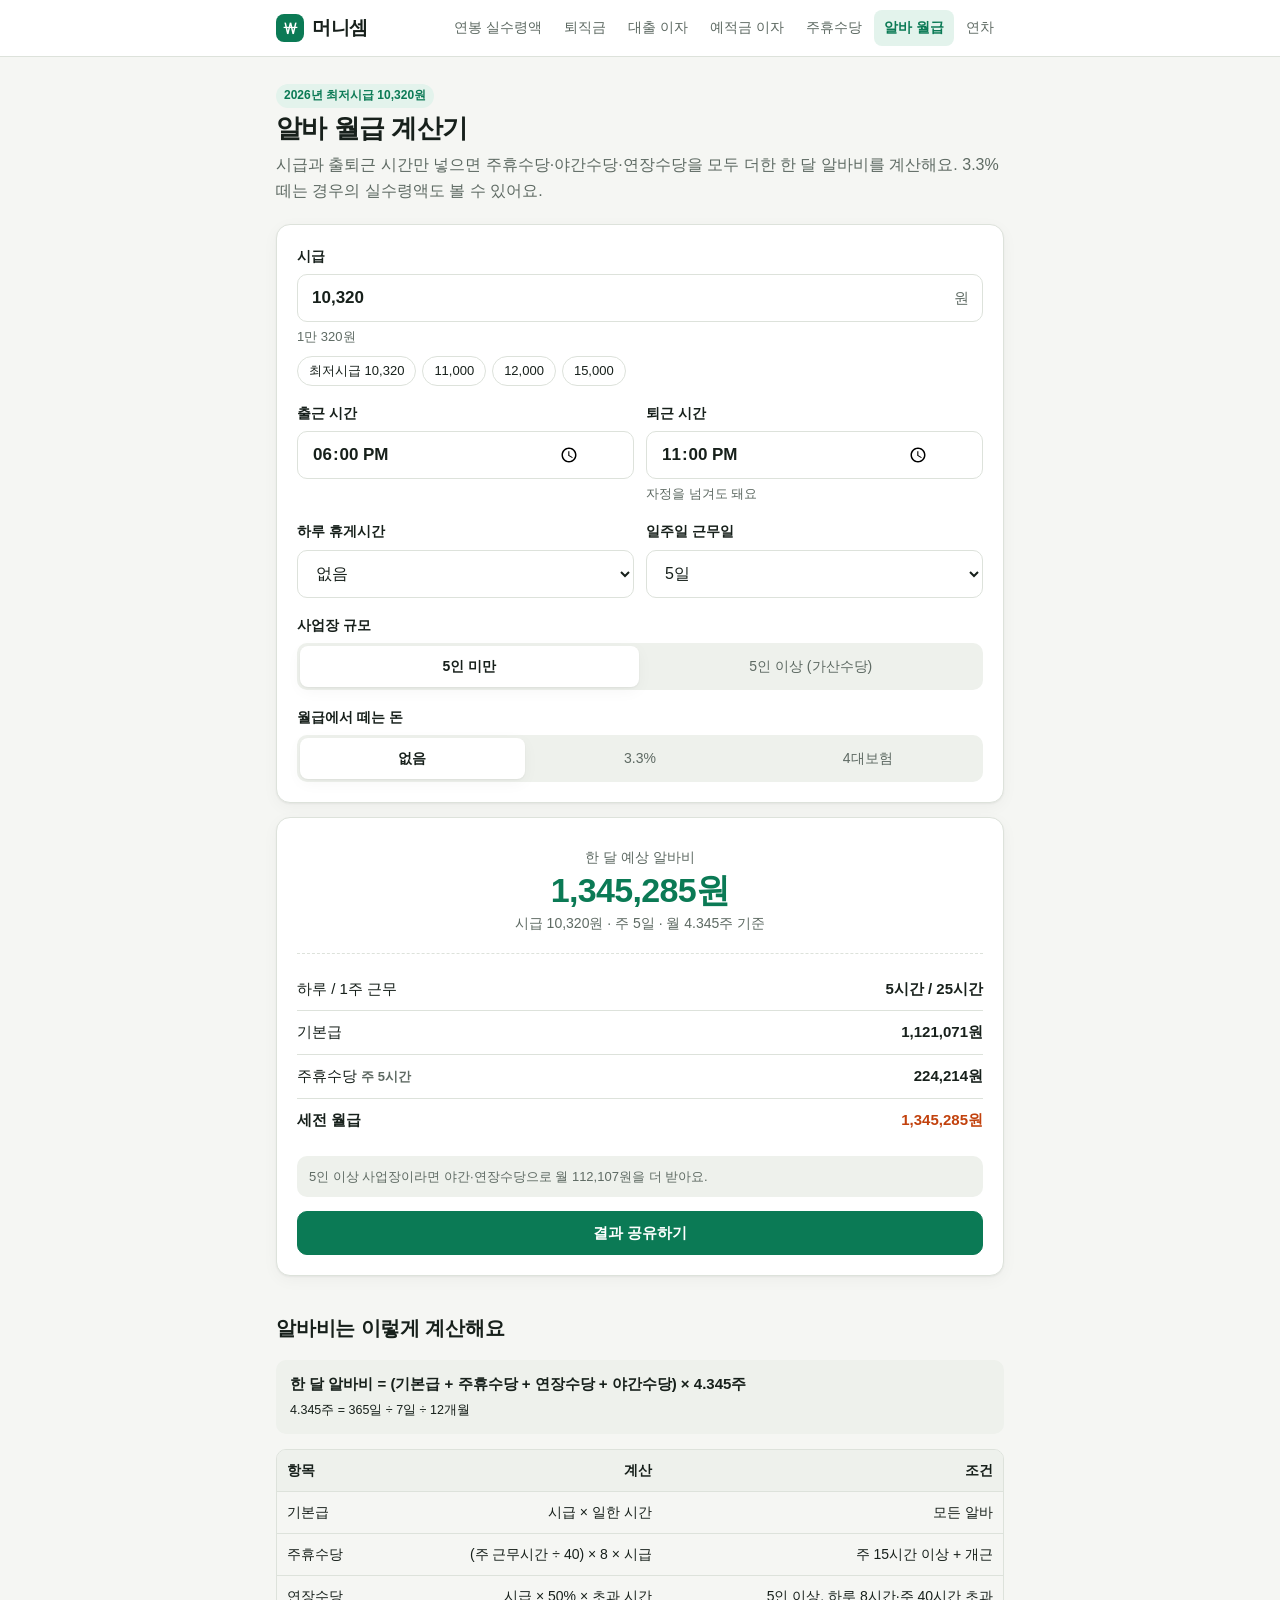
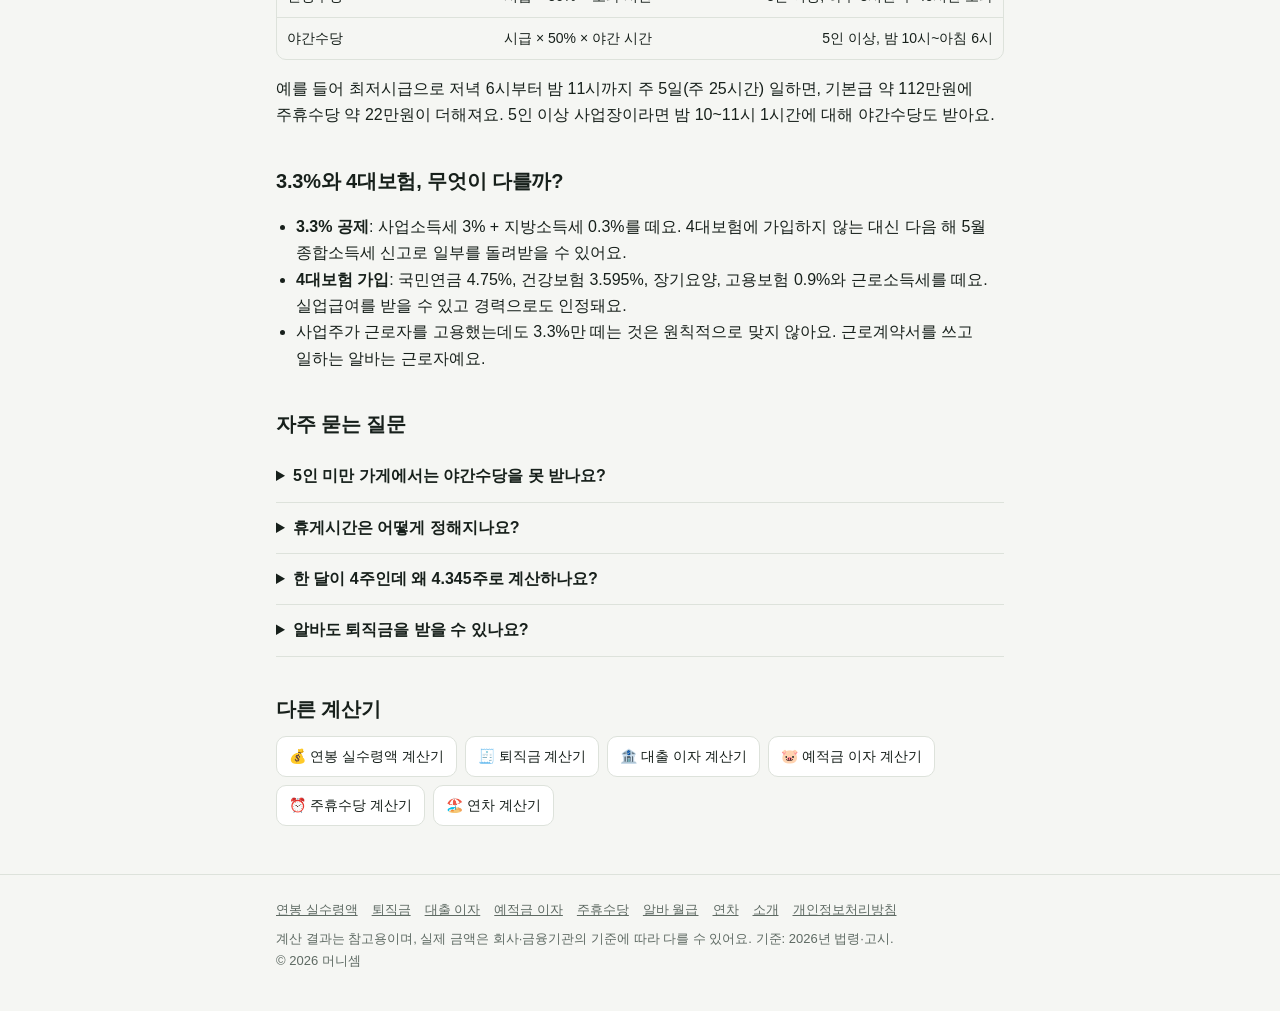
<file: part-time/index.html>
<!doctype html>
<html lang="ko">
<head>
<meta charset="utf-8">
<meta name="viewport" content="width=device-width, initial-scale=1, viewport-fit=cover">
<title>알바 월급 계산기 2026 - 주휴·야간·연장수당, 3.3% 실수령액 | 머니셈</title>
<meta name="description" content="시급과 출퇴근 시간으로 한 달 알바비를 계산합니다. 2026년 최저시급 10,320원, 주휴수당·야간수당·연장수당과 3.3%·4대보험 공제 후 실수령액까지.">
<link rel="canonical" href="https://yujaeheon123.github.io/moneysem/part-time/">
<meta property="og:type" content="website">
<meta property="og:site_name" content="머니셈">
<meta property="og:title" content="알바 월급 계산기 2026 - 주휴·야간·연장수당, 3.3% 실수령액 | 머니셈">
<meta property="og:description" content="시급과 출퇴근 시간으로 한 달 알바비를 계산합니다. 2026년 최저시급 10,320원, 주휴수당·야간수당·연장수당과 3.3%·4대보험 공제 후 실수령액까지.">
<meta property="og:url" content="https://yujaeheon123.github.io/moneysem/part-time/">
<meta property="og:locale" content="ko_KR">
<meta name="theme-color" content="#0b7a55">
<link rel="icon" href="../assets/icon.svg" type="image/svg+xml">
<link rel="stylesheet" href="../assets/css/style.css">
<script>if (/MoneysemApp/.test(navigator.userAgent)) document.documentElement.classList.add("in-app");</script>

<script type="application/ld+json">{"@context":"https://schema.org","@type":"WebApplication","name":"알바 월급 계산기","url":"https://yujaeheon123.github.io/moneysem/part-time/","applicationCategory":"FinanceApplication","operatingSystem":"Web","offers":{"@type":"Offer","price":"0","priceCurrency":"KRW"},"inLanguage":"ko"}</script>
<script type="application/ld+json">{"@context":"https://schema.org","@type":"FAQPage","mainEntity":[{"@type":"Question","name":"5인 미만 가게에서는 야간수당을 못 받나요?","acceptedAnswer":{"@type":"Answer","text":"상시 근로자 5인 미만 사업장은 연장·야간·휴일근로 가산수당(50%) 의무가 없어요. 하지만 일한 시간만큼의 기본 시급과 주휴수당은 반드시 받아야 해요."}},{"@type":"Question","name":"휴게시간은 어떻게 정해지나요?","acceptedAnswer":{"@type":"Answer","text":"근로시간이 4시간이면 30분 이상, 8시간이면 1시간 이상의 휴게시간을 근무 중간에 줘야 해요. 휴게시간은 임금에서 빠지므로 정확히 입력해야 결과가 맞아요. 이 계산기는 휴게시간을 야간이 아닌 시간에 쓴다고 가정해요."}},{"@type":"Question","name":"한 달이 4주인데 왜 4.345주로 계산하나요?","acceptedAnswer":{"@type":"Answer","text":"한 달은 평균 30.4일이라 4주보다 조금 길어요. 1년 365일을 12개월과 7일로 나누면 4.345주가 되고, 고용노동부도 월급 환산에 이 값을 써요. 실제 급여는 그 달의 실제 근무일 수에 따라 조금씩 달라져요."}},{"@type":"Question","name":"알바도 퇴직금을 받을 수 있나요?","acceptedAnswer":{"@type":"Answer","text":"네. 같은 곳에서 1년 이상, 4주 평균 주 15시간 이상 일했다면 퇴직금을 받을 수 있어요. 퇴직금 계산기에서 금액을 확인해 보세요."}}]}</script>
</head>
<body>
<header class="site-header">
  <div class="wrap">
    <a class="logo" href="../"><span class="logo-mark">₩</span>머니셈</a>
    <nav class="nav" aria-label="계산기 목록"><a href="../salary/">연봉 실수령액</a><a href="../severance/">퇴직금</a><a href="../loan/">대출 이자</a><a href="../savings/">예적금 이자</a><a href="../weekly-pay/">주휴수당</a><a href="../part-time/" aria-current="page">알바 월급</a><a href="../annual-leave/">연차</a></nav>
  </div>
</header>
<main>
  <div class="wrap">
<span class="badge">2026년 최저시급 10,320원</span>
<h1>알바 월급 계산기</h1>
<p class="lead">시급과 출퇴근 시간만 넣으면 주휴수당·야간수당·연장수당을 모두 더한 한 달 알바비를 계산해요. 3.3% 떼는 경우의 실수령액도 볼 수 있어요.</p>

<form class="card form" id="form" autocomplete="off">
  <div class="field">
    <label for="wage">시급</label>
    <div class="input"><input id="wage" name="wage" inputmode="numeric" data-money="won" value="10,320"><span class="unit">원</span></div>
    <div class="hint"></div>
    <div class="chips" data-for="wage"><button type="button" data-v="10320">최저시급 10,320</button><button type="button" data-v="11000">11,000</button><button type="button" data-v="12000">12,000</button><button type="button" data-v="15000">15,000</button></div>
  </div>
  <div class="grid-2">
    <div class="field">
      <label for="start">출근 시간</label>
      <div class="input"><input id="start" name="start" type="time" value="18:00"></div>
    </div>
    <div class="field">
      <label for="end">퇴근 시간</label>
      <div class="input"><input id="end" name="end" type="time" value="23:00"></div>
      <div class="hint" data-static="1">자정을 넘겨도 돼요</div>
    </div>
  </div>
  <div class="grid-2">
    <div class="field">
      <label for="break">하루 휴게시간</label>
      <select id="break" name="break">
        <option value="0" selected>없음</option><option value="30">30분</option><option value="60">1시간</option>
        <option value="90">1시간 30분</option><option value="120">2시간</option>
      </select>
    </div>
    <div class="field">
      <label for="days">일주일 근무일</label>
      <select id="days" name="days">
        <option value="1">1일</option><option value="2">2일</option><option value="3">3일</option><option value="4">4일</option>
        <option value="5" selected>5일</option><option value="6">6일</option><option value="7">7일</option>
      </select>
    </div>
  </div>
  <div class="field">
    <span class="label">사업장 규모</span>
    <div class="segmented" role="radiogroup">
      <label><input type="radio" name="size" value="small" checked><span>5인 미만</span></label>
      <label><input type="radio" name="size" value="big"><span>5인 이상 (가산수당)</span></label>
    </div>
  </div>
  <div class="field">
    <span class="label">월급에서 떼는 돈</span>
    <div class="segmented" role="radiogroup">
      <label><input type="radio" name="ded" value="none" checked><span>없음</span></label>
      <label><input type="radio" name="ded" value="freelance"><span>3.3%</span></label>
      <label><input type="radio" name="ded" value="insurance"><span>4대보험</span></label>
    </div>
  </div>
</form>

<section class="card result" id="result" aria-live="polite"></section>


<article class="article">
  <h2>알바비는 이렇게 계산해요</h2>
  <p class="formula"><strong>한 달 알바비 = (기본급 + 주휴수당 + 연장수당 + 야간수당) × 4.345주</strong><br><small>4.345주 = 365일 ÷ 7일 ÷ 12개월</small></p>
  <div class="table-wrap"><table>
    <thead><tr><th>항목</th><th>계산</th><th>조건</th></tr></thead>
    <tbody>
      <tr><td>기본급</td><td>시급 × 일한 시간</td><td>모든 알바</td></tr>
      <tr><td>주휴수당</td><td>(주 근무시간 ÷ 40) × 8 × 시급</td><td>주 15시간 이상 + 개근</td></tr>
      <tr><td>연장수당</td><td>시급 × 50% × 초과 시간</td><td>5인 이상, 하루 8시간·주 40시간 초과</td></tr>
      <tr><td>야간수당</td><td>시급 × 50% × 야간 시간</td><td>5인 이상, 밤 10시~아침 6시</td></tr>
    </tbody>
  </table></div>
  <p>예를 들어 최저시급으로 저녁 6시부터 밤 11시까지 주 5일(주 25시간) 일하면, 기본급 약 112만원에 주휴수당 약 22만원이 더해져요. 5인 이상 사업장이라면 밤 10~11시 1시간에 대해 야간수당도 받아요.</p>

  <h2>3.3%와 4대보험, 무엇이 다를까?</h2>
  <ul>
    <li><strong>3.3% 공제</strong>: 사업소득세 3% + 지방소득세 0.3%를 떼요. 4대보험에 가입하지 않는 대신 다음 해 5월 종합소득세 신고로 일부를 돌려받을 수 있어요.</li>
    <li><strong>4대보험 가입</strong>: 국민연금 4.75%, 건강보험 3.595%, 장기요양, 고용보험 0.9%와 근로소득세를 떼요. 실업급여를 받을 수 있고 경력으로도 인정돼요.</li>
    <li>사업주가 근로자를 고용했는데도 3.3%만 떼는 것은 원칙적으로 맞지 않아요. 근로계약서를 쓰고 일하는 알바는 근로자예요.</li>
  </ul>

  <h2>자주 묻는 질문</h2>
  <details class="faq"><summary>5인 미만 가게에서는 야간수당을 못 받나요?</summary>
    <p>상시 근로자 5인 미만 사업장은 연장·야간·휴일근로 가산수당(50%) 의무가 없어요. 하지만 일한 시간만큼의 기본 시급과 주휴수당은 반드시 받아야 해요.</p></details>
  <details class="faq"><summary>휴게시간은 어떻게 정해지나요?</summary>
    <p>근로시간이 4시간이면 30분 이상, 8시간이면 1시간 이상의 휴게시간을 근무 중간에 줘야 해요. 휴게시간은 임금에서 빠지므로 정확히 입력해야 결과가 맞아요. 이 계산기는 휴게시간을 야간이 아닌 시간에 쓴다고 가정해요.</p></details>
  <details class="faq"><summary>한 달이 4주인데 왜 4.345주로 계산하나요?</summary>
    <p>한 달은 평균 30.4일이라 4주보다 조금 길어요. 1년 365일을 12개월과 7일로 나누면 4.345주가 되고, 고용노동부도 월급 환산에 이 값을 써요. 실제 급여는 그 달의 실제 근무일 수에 따라 조금씩 달라져요.</p></details>
  <details class="faq"><summary>알바도 퇴직금을 받을 수 있나요?</summary>
    <p>네. 같은 곳에서 1년 이상, 4주 평균 주 15시간 이상 일했다면 퇴직금을 받을 수 있어요. 퇴직금 계산기에서 금액을 확인해 보세요.</p></details>

  <h2>다른 계산기</h2>
  <div class="related"><a href="../salary/">💰 연봉 실수령액 계산기</a><a href="../severance/">🧾 퇴직금 계산기</a><a href="../loan/">🏦 대출 이자 계산기</a><a href="../savings/">🐷 예적금 이자 계산기</a><a href="../weekly-pay/">⏰ 주휴수당 계산기</a><a href="../annual-leave/">🏖️ 연차 계산기</a></div>
</article>


  </div>
</main>
<footer class="site-footer">
  <div class="wrap">
    <nav><a href="../salary/">연봉 실수령액</a><a href="../severance/">퇴직금</a><a href="../loan/">대출 이자</a><a href="../savings/">예적금 이자</a><a href="../weekly-pay/">주휴수당</a><a href="../part-time/" aria-current="page">알바 월급</a><a href="../annual-leave/">연차</a><a href="../about/">소개</a><a href="../privacy/">개인정보처리방침</a></nav>
    <div>계산 결과는 참고용이며, 실제 금액은 회사·금융기관의 기준에 따라 다를 수 있어요. 기준: 2026년 법령·고시.</div>
    <div>© 2026 머니셈</div>
  </div>
</footer>
<script type="module" src="../assets/js/pages/part-time.js"></script>
</body>
</html>
</file>
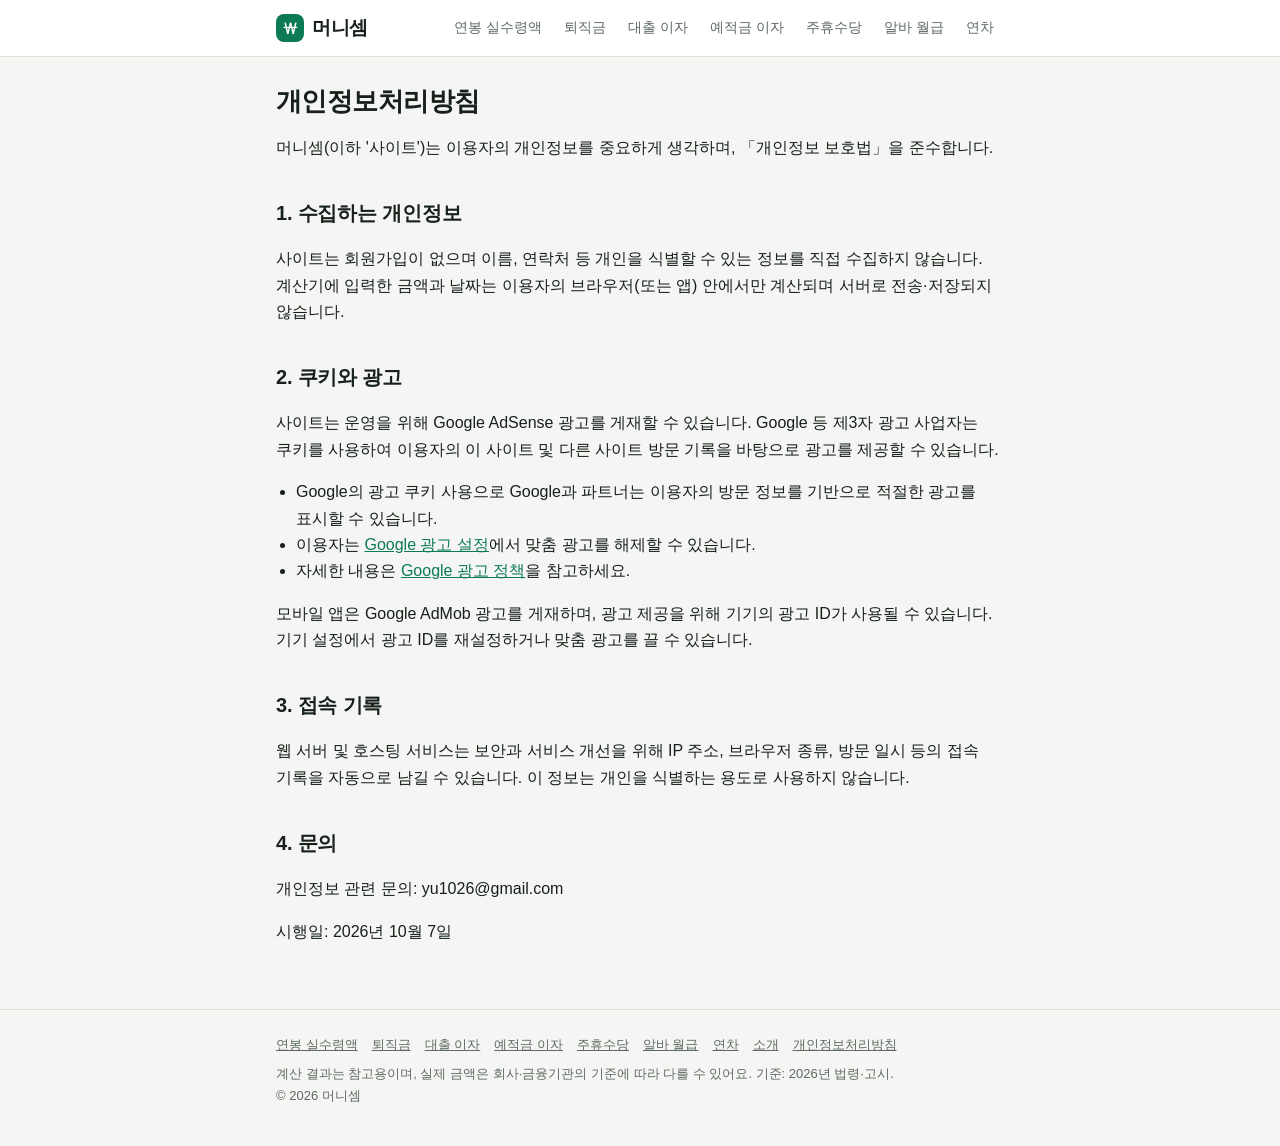
<file: privacy/index.html>
<!doctype html>
<html lang="ko">
<head>
<meta charset="utf-8">
<meta name="viewport" content="width=device-width, initial-scale=1, viewport-fit=cover">
<title>개인정보처리방침 | 머니셈</title>
<meta name="description" content="머니셈 개인정보처리방침">
<link rel="canonical" href="https://yujaeheon123.github.io/moneysem/privacy/">
<meta property="og:type" content="website">
<meta property="og:site_name" content="머니셈">
<meta property="og:title" content="개인정보처리방침 | 머니셈">
<meta property="og:description" content="머니셈 개인정보처리방침">
<meta property="og:url" content="https://yujaeheon123.github.io/moneysem/privacy/">
<meta property="og:locale" content="ko_KR">
<meta name="theme-color" content="#0b7a55">
<link rel="icon" href="../assets/icon.svg" type="image/svg+xml">
<link rel="stylesheet" href="../assets/css/style.css">
<script>if (/MoneysemApp/.test(navigator.userAgent)) document.documentElement.classList.add("in-app");</script>


</head>
<body>
<header class="site-header">
  <div class="wrap">
    <a class="logo" href="../"><span class="logo-mark">₩</span>머니셈</a>
    <nav class="nav" aria-label="계산기 목록"><a href="../salary/">연봉 실수령액</a><a href="../severance/">퇴직금</a><a href="../loan/">대출 이자</a><a href="../savings/">예적금 이자</a><a href="../weekly-pay/">주휴수당</a><a href="../part-time/">알바 월급</a><a href="../annual-leave/">연차</a></nav>
  </div>
</header>
<main>
  <div class="wrap">
<h1>개인정보처리방침</h1>
<article class="article">
  <p>머니셈(이하 '사이트')는 이용자의 개인정보를 중요하게 생각하며, 「개인정보 보호법」을 준수합니다.</p>

  <h2>1. 수집하는 개인정보</h2>
  <p>사이트는 회원가입이 없으며 이름, 연락처 등 개인을 식별할 수 있는 정보를 직접 수집하지 않습니다. 계산기에 입력한 금액과 날짜는 이용자의 브라우저(또는 앱) 안에서만 계산되며 서버로 전송·저장되지 않습니다.</p>

  <h2>2. 쿠키와 광고</h2>
  <p>사이트는 운영을 위해 Google AdSense 광고를 게재할 수 있습니다. Google 등 제3자 광고 사업자는 쿠키를 사용하여 이용자의 이 사이트 및 다른 사이트 방문 기록을 바탕으로 광고를 제공할 수 있습니다.</p>
  <ul>
    <li>Google의 광고 쿠키 사용으로 Google과 파트너는 이용자의 방문 정보를 기반으로 적절한 광고를 표시할 수 있습니다.</li>
    <li>이용자는 <a href="https://adssettings.google.com" rel="nofollow">Google 광고 설정</a>에서 맞춤 광고를 해제할 수 있습니다.</li>
    <li>자세한 내용은 <a href="https://policies.google.com/technologies/ads?hl=ko" rel="nofollow">Google 광고 정책</a>을 참고하세요.</li>
  </ul>
  <p>모바일 앱은 Google AdMob 광고를 게재하며, 광고 제공을 위해 기기의 광고 ID가 사용될 수 있습니다. 기기 설정에서 광고 ID를 재설정하거나 맞춤 광고를 끌 수 있습니다.</p>

  <h2>3. 접속 기록</h2>
  <p>웹 서버 및 호스팅 서비스는 보안과 서비스 개선을 위해 IP 주소, 브라우저 종류, 방문 일시 등의 접속 기록을 자동으로 남길 수 있습니다. 이 정보는 개인을 식별하는 용도로 사용하지 않습니다.</p>

  <h2>4. 문의</h2>
  <p>개인정보 관련 문의: <span>yu1026@gmail.com</span></p>

  <p>시행일: 2026년 10월 7일</p>
</article>

  </div>
</main>
<footer class="site-footer">
  <div class="wrap">
    <nav><a href="../salary/">연봉 실수령액</a><a href="../severance/">퇴직금</a><a href="../loan/">대출 이자</a><a href="../savings/">예적금 이자</a><a href="../weekly-pay/">주휴수당</a><a href="../part-time/">알바 월급</a><a href="../annual-leave/">연차</a><a href="../about/">소개</a><a href="../privacy/" aria-current="page">개인정보처리방침</a></nav>
    <div>계산 결과는 참고용이며, 실제 금액은 회사·금융기관의 기준에 따라 다를 수 있어요. 기준: 2026년 법령·고시.</div>
    <div>© 2026 머니셈</div>
  </div>
</footer>

</body>
</html>
</file>
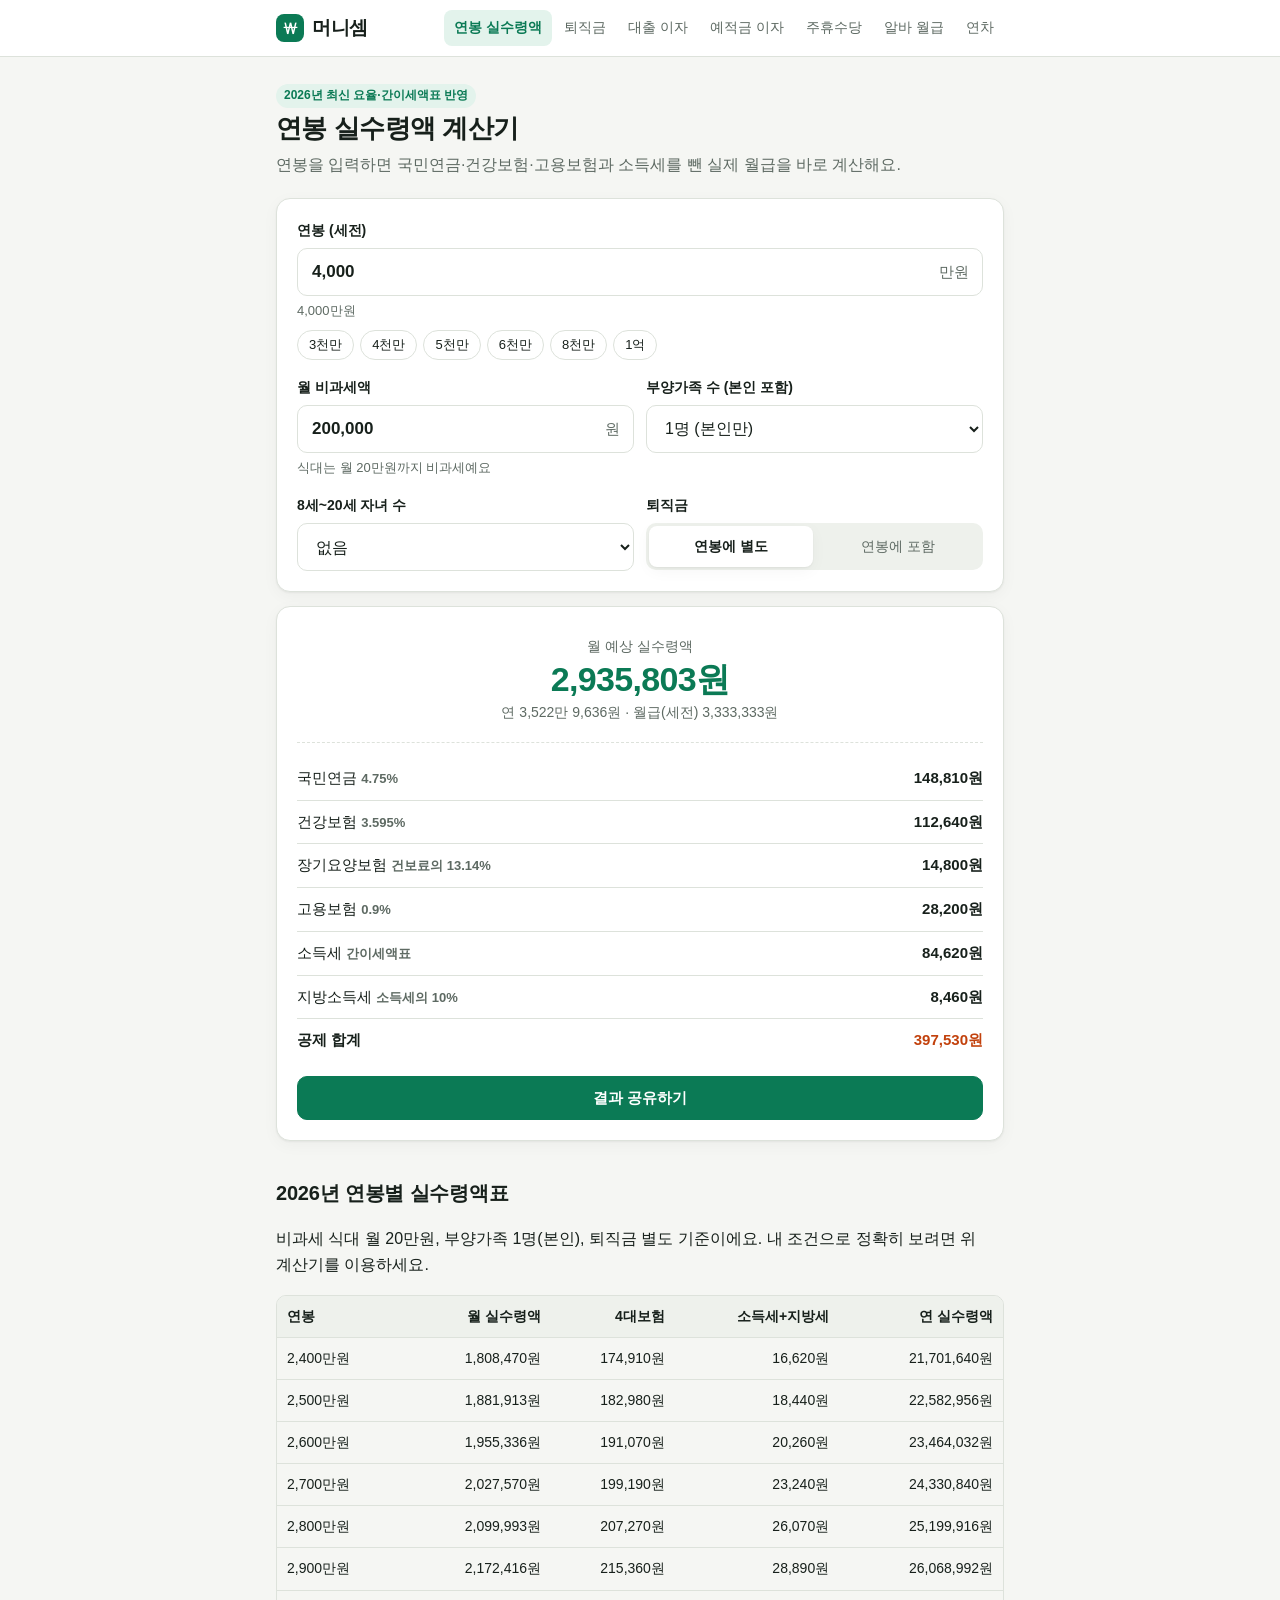
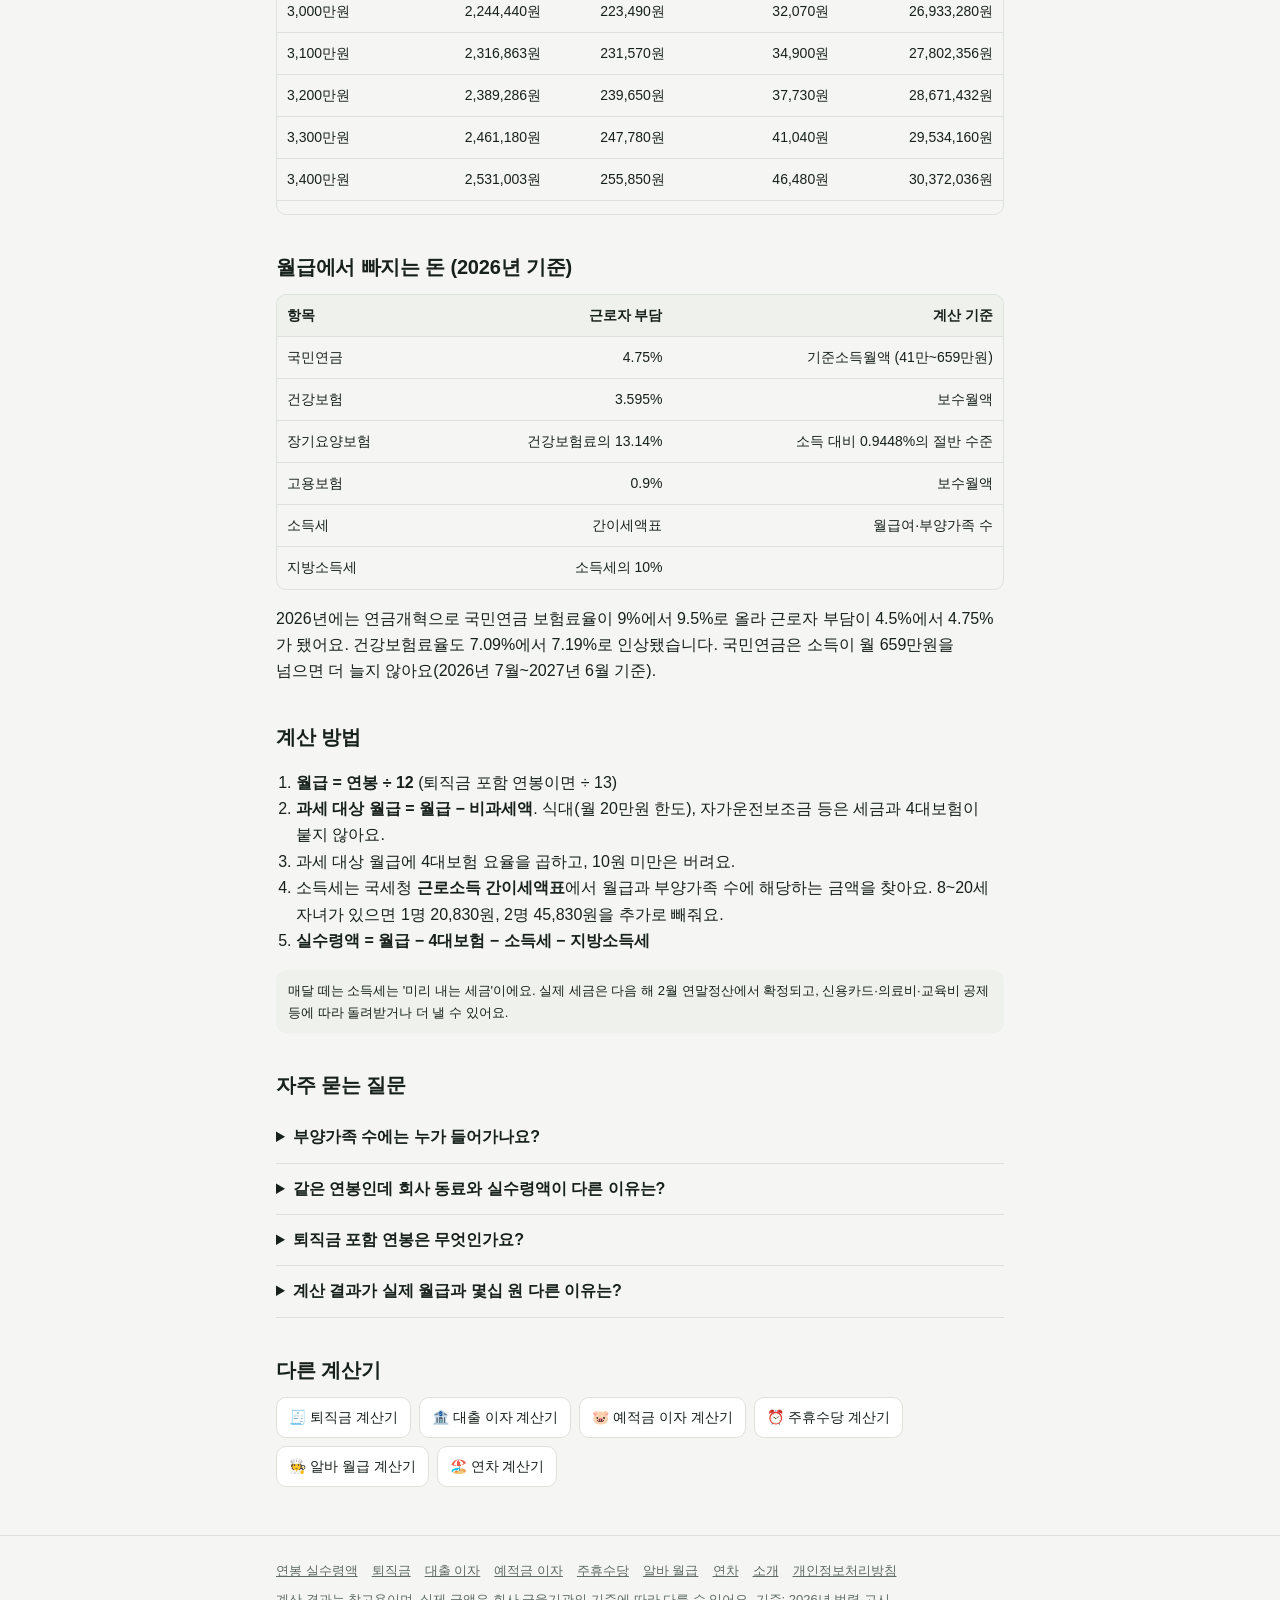
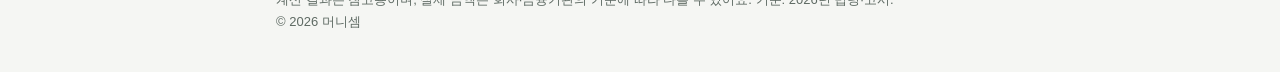
<file: salary/index.html>
<!doctype html>
<html lang="ko">
<head>
<meta charset="utf-8">
<meta name="viewport" content="width=device-width, initial-scale=1, viewport-fit=cover">
<title>연봉 실수령액 계산기 2026 - 4대보험·소득세 자동 계산 | 머니셈</title>
<meta name="description" content="2026년 국민연금 4.75%, 건강보험 3.595% 등 최신 요율과 근로소득 간이세액표로 연봉 실수령액과 월급 공제 내역을 계산하고 연봉별 실수령액표를 확인하세요.">
<link rel="canonical" href="https://yujaeheon123.github.io/moneysem/salary/">
<meta property="og:type" content="website">
<meta property="og:site_name" content="머니셈">
<meta property="og:title" content="연봉 실수령액 계산기 2026 - 4대보험·소득세 자동 계산 | 머니셈">
<meta property="og:description" content="2026년 국민연금 4.75%, 건강보험 3.595% 등 최신 요율과 근로소득 간이세액표로 연봉 실수령액과 월급 공제 내역을 계산하고 연봉별 실수령액표를 확인하세요.">
<meta property="og:url" content="https://yujaeheon123.github.io/moneysem/salary/">
<meta property="og:locale" content="ko_KR">
<meta name="theme-color" content="#0b7a55">
<link rel="icon" href="../assets/icon.svg" type="image/svg+xml">
<link rel="stylesheet" href="../assets/css/style.css">
<script>if (/MoneysemApp/.test(navigator.userAgent)) document.documentElement.classList.add("in-app");</script>

<script type="application/ld+json">{"@context":"https://schema.org","@type":"WebApplication","name":"연봉 실수령액 계산기","url":"https://yujaeheon123.github.io/moneysem/salary/","applicationCategory":"FinanceApplication","operatingSystem":"Web","offers":{"@type":"Offer","price":"0","priceCurrency":"KRW"},"inLanguage":"ko"}</script>
<script type="application/ld+json">{"@context":"https://schema.org","@type":"FAQPage","mainEntity":[{"@type":"Question","name":"부양가족 수에는 누가 들어가나요?","acceptedAnswer":{"@type":"Answer","text":"본인을 포함해 기본공제 대상인 배우자, 자녀, 부모님 등을 셉니다. 본인과 배우자도 각각 1명으로 계산해요. 소득이 있는 가족은 원칙적으로 제외됩니다."}},{"@type":"Question","name":"같은 연봉인데 회사 동료와 실수령액이 다른 이유는?","acceptedAnswer":{"@type":"Answer","text":"비과세 수당 금액, 부양가족 수, 원천징수 비율(80%·100%·120%) 선택, 상여금 지급 방식이 다르면 월 실수령액이 달라져요. 국민연금은 매년 7월에 기준소득월액이 바뀌기도 해요."}},{"@type":"Question","name":"퇴직금 포함 연봉은 무엇인가요?","acceptedAnswer":{"@type":"Answer","text":"연봉 계약서의 금액 안에 퇴직금이 들어 있는 경우예요. 이때는 연봉을 13으로 나눈 금액이 월급이 되고, 나머지 1/13은 퇴직할 때 받아요."}},{"@type":"Question","name":"계산 결과가 실제 월급과 몇십 원 다른 이유는?","acceptedAnswer":{"@type":"Answer","text":"회사마다 보험료 산정 시점(전년도 보수 기준), 국민연금 기준소득월액 적용 시기, 원 단위 처리 방식이 조금씩 달라서 생기는 차이예요."}}]}</script>
</head>
<body>
<header class="site-header">
  <div class="wrap">
    <a class="logo" href="../"><span class="logo-mark">₩</span>머니셈</a>
    <nav class="nav" aria-label="계산기 목록"><a href="../salary/" aria-current="page">연봉 실수령액</a><a href="../severance/">퇴직금</a><a href="../loan/">대출 이자</a><a href="../savings/">예적금 이자</a><a href="../weekly-pay/">주휴수당</a><a href="../part-time/">알바 월급</a><a href="../annual-leave/">연차</a></nav>
  </div>
</header>
<main>
  <div class="wrap">
<span class="badge">2026년 최신 요율·간이세액표 반영</span>
<h1>연봉 실수령액 계산기</h1>
<p class="lead">연봉을 입력하면 국민연금·건강보험·고용보험과 소득세를 뺀 실제 월급을 바로 계산해요.</p>

<form class="card form" id="form" autocomplete="off">
  <div class="field">
    <label for="annual">연봉 (세전)</label>
    <div class="input"><input id="annual" name="annual" inputmode="numeric" data-money="man" value="4,000"><span class="unit">만원</span></div>
    <div class="hint"></div>
    <div class="chips" data-for="annual">
      <button type="button" data-v="3000">3천만</button><button type="button" data-v="4000">4천만</button>
      <button type="button" data-v="5000">5천만</button><button type="button" data-v="6000">6천만</button>
      <button type="button" data-v="8000">8천만</button><button type="button" data-v="10000">1억</button>
    </div>
  </div>
  <div class="grid-2">
    <div class="field">
      <label for="nonTax">월 비과세액</label>
      <div class="input"><input id="nonTax" name="nonTax" inputmode="numeric" data-money="won" value="200,000"><span class="unit">원</span></div>
      <div class="hint" data-static="1">식대는 월 20만원까지 비과세예요</div>
    </div>
    <div class="field">
      <label for="family">부양가족 수 (본인 포함)</label>
      <select id="family" name="family">
        <option value="1">1명 (본인만)</option><option value="2">2명</option><option value="3">3명</option>
        <option value="4">4명</option><option value="5">5명</option><option value="6">6명</option>
        <option value="7">7명</option><option value="8">8명</option>
      </select>
    </div>
  </div>
  <div class="grid-2">
    <div class="field">
      <label for="children">8세~20세 자녀 수</label>
      <select id="children" name="children">
        <option value="0">없음</option><option value="1">1명</option><option value="2">2명</option>
        <option value="3">3명</option><option value="4">4명</option>
      </select>
    </div>
    <div class="field">
      <span class="label">퇴직금</span>
      <div class="segmented" role="radiogroup">
        <label><input type="radio" name="sev" value="0" checked><span>연봉에 별도</span></label>
        <label><input type="radio" name="sev" value="1"><span>연봉에 포함</span></label>
      </div>
    </div>
  </div>
</form>

<section class="card result" id="result" aria-live="polite"></section>


<article class="article">
  <h2>2026년 연봉별 실수령액표</h2>
  <p>비과세 식대 월 20만원, 부양가족 1명(본인), 퇴직금 별도 기준이에요. 내 조건으로 정확히 보려면 위 계산기를 이용하세요.</p>
  <div class="table-wrap" style="max-height:520px"><table>
<thead><tr><th>연봉</th><th>월 실수령액</th><th>4대보험</th><th>소득세+지방세</th><th>연 실수령액</th></tr></thead>
<tbody><tr><td>2,400만원</td><td>1,808,470원</td><td>174,910원</td><td>16,620원</td><td>21,701,640원</td></tr>
<tr><td>2,500만원</td><td>1,881,913원</td><td>182,980원</td><td>18,440원</td><td>22,582,956원</td></tr>
<tr><td>2,600만원</td><td>1,955,336원</td><td>191,070원</td><td>20,260원</td><td>23,464,032원</td></tr>
<tr><td>2,700만원</td><td>2,027,570원</td><td>199,190원</td><td>23,240원</td><td>24,330,840원</td></tr>
<tr><td>2,800만원</td><td>2,099,993원</td><td>207,270원</td><td>26,070원</td><td>25,199,916원</td></tr>
<tr><td>2,900만원</td><td>2,172,416원</td><td>215,360원</td><td>28,890원</td><td>26,068,992원</td></tr>
<tr><td>3,000만원</td><td>2,244,440원</td><td>223,490원</td><td>32,070원</td><td>26,933,280원</td></tr>
<tr><td>3,100만원</td><td>2,316,863원</td><td>231,570원</td><td>34,900원</td><td>27,802,356원</td></tr>
<tr><td>3,200만원</td><td>2,389,286원</td><td>239,650원</td><td>37,730원</td><td>28,671,432원</td></tr>
<tr><td>3,300만원</td><td>2,461,180원</td><td>247,780원</td><td>41,040원</td><td>29,534,160원</td></tr>
<tr><td>3,400만원</td><td>2,531,003원</td><td>255,850원</td><td>46,480원</td><td>30,372,036원</td></tr>
<tr><td>3,500만원</td><td>2,598,706원</td><td>263,950원</td><td>54,010원</td><td>31,184,472원</td></tr>
<tr><td>3,600만원</td><td>2,665,440원</td><td>272,080원</td><td>62,480원</td><td>31,985,280원</td></tr>
<tr><td>3,700만원</td><td>2,733,163원</td><td>280,160원</td><td>70,010원</td><td>32,797,956원</td></tr>
<tr><td>3,800만원</td><td>2,800,876원</td><td>288,240원</td><td>77,550원</td><td>33,610,512원</td></tr>
<tr><td>3,900만원</td><td>2,868,100원</td><td>296,360원</td><td>85,540원</td><td>34,417,200원</td></tr>
<tr><td>4,000만원</td><td>2,935,803원</td><td>304,450원</td><td>93,080원</td><td>35,229,636원</td></tr>
<tr><td>4,100만원</td><td>3,003,536원</td><td>312,530원</td><td>100,600원</td><td>36,042,432원</td></tr>
<tr><td>4,200만원</td><td>3,066,300원</td><td>320,660원</td><td>113,040원</td><td>36,795,600원</td></tr>
<tr><td>4,300만원</td><td>3,130,783원</td><td>328,750원</td><td>123,800원</td><td>37,569,396원</td></tr>
<tr><td>4,400만원</td><td>3,195,286원</td><td>336,820원</td><td>134,560원</td><td>38,343,432원</td></tr>
<tr><td>4,500만원</td><td>3,259,730원</td><td>344,950원</td><td>145,320원</td><td>39,116,760원</td></tr>
<tr><td>4,600만원</td><td>3,324,233원</td><td>353,030원</td><td>156,070원</td><td>39,890,796원</td></tr>
<tr><td>4,700만원</td><td>3,388,716원</td><td>361,120원</td><td>166,830원</td><td>40,664,592원</td></tr>
<tr><td>4,800만원</td><td>3,444,560원</td><td>369,260원</td><td>186,180원</td><td>41,334,720원</td></tr>
<tr><td>4,900만원</td><td>3,508,073원</td><td>377,330원</td><td>197,930원</td><td>42,096,876원</td></tr>
<tr><td>5,000만원</td><td>3,571,576원</td><td>385,410원</td><td>209,680원</td><td>42,858,912원</td></tr>
<tr><td>5,100만원</td><td>3,635,030원</td><td>393,540원</td><td>221,430원</td><td>43,620,360원</td></tr>
<tr><td>5,200만원</td><td>3,698,543원</td><td>401,620원</td><td>233,170원</td><td>44,382,516원</td></tr>
<tr><td>5,300만원</td><td>3,762,046원</td><td>409,700원</td><td>244,920원</td><td>45,144,552원</td></tr>
<tr><td>5,400만원</td><td>3,822,550원</td><td>417,840원</td><td>259,610원</td><td>45,870,600원</td></tr>
<tr><td>5,500만원</td><td>3,886,063원</td><td>425,920원</td><td>271,350원</td><td>46,632,756원</td></tr>
<tr><td>5,600만원</td><td>3,949,576원</td><td>433,990원</td><td>283,100원</td><td>47,394,912원</td></tr>
<tr><td>5,700만원</td><td>4,012,580원</td><td>442,130원</td><td>295,290원</td><td>48,150,960원</td></tr>
<tr><td>5,800만원</td><td>4,072,753원</td><td>450,200원</td><td>310,380원</td><td>48,873,036원</td></tr>
<tr><td>5,900만원</td><td>4,135,646원</td><td>458,300원</td><td>322,720원</td><td>49,627,752원</td></tr>
<tr><td>6,000만원</td><td>4,195,410원</td><td>466,430원</td><td>338,160원</td><td>50,344,920원</td></tr>
<tr><td>6,500만원</td><td>4,509,916원</td><td>506,880원</td><td>399,870원</td><td>54,118,992원</td></tr>
<tr><td>7,000만원</td><td>4,821,293원</td><td>547,380원</td><td>464,660원</td><td>57,855,516원</td></tr>
<tr><td>7,500만원</td><td>5,095,650원</td><td>587,880원</td><td>566,470원</td><td>61,147,800원</td></tr>
<tr><td>8,000만원</td><td>5,367,076원</td><td>628,340원</td><td>671,250원</td><td>64,404,912원</td></tr>
<tr><td>8,500만원</td><td>5,652,373원</td><td>654,930원</td><td>776,030원</td><td>67,828,476원</td></tr>
<tr><td>9,000만원</td><td>5,943,560원</td><td>675,630원</td><td>880,810원</td><td>71,322,720원</td></tr>
<tr><td>9,500만원</td><td>6,239,736원</td><td>696,330원</td><td>980,600원</td><td>74,876,832원</td></tr>
<tr><td>10,000만원</td><td>6,530,913원</td><td>717,030원</td><td>1,085,390원</td><td>78,370,956원</td></tr>
<tr><td>11,000만원</td><td>7,108,246원</td><td>758,420원</td><td>1,300,000원</td><td>85,298,952원</td></tr>
<tr><td>12,000만원</td><td>7,613,360원</td><td>799,820원</td><td>1,586,820원</td><td>91,360,320원</td></tr>
<tr><td>13,000만원</td><td>8,067,533원</td><td>841,210원</td><td>1,924,590원</td><td>96,810,396원</td></tr>
<tr><td>14,000만원</td><td>8,545,066원</td><td>882,600원</td><td>2,239,000원</td><td>102,540,792원</td></tr>
<tr><td>15,000만원</td><td>9,022,570원</td><td>924,000원</td><td>2,553,430원</td><td>108,270,840원</td></tr></tbody></table></div>

  <h2>월급에서 빠지는 돈 (2026년 기준)</h2>
  <div class="table-wrap"><table>
    <thead><tr><th>항목</th><th>근로자 부담</th><th>계산 기준</th></tr></thead>
    <tbody>
      <tr><td>국민연금</td><td>4.75%</td><td>기준소득월액 (41만~659만원)</td></tr>
      <tr><td>건강보험</td><td>3.595%</td><td>보수월액</td></tr>
      <tr><td>장기요양보험</td><td>건강보험료의 13.14%</td><td>소득 대비 0.9448%의 절반 수준</td></tr>
      <tr><td>고용보험</td><td>0.9%</td><td>보수월액</td></tr>
      <tr><td>소득세</td><td>간이세액표</td><td>월급여·부양가족 수</td></tr>
      <tr><td>지방소득세</td><td>소득세의 10%</td><td></td></tr>
    </tbody>
  </table></div>
  <p>2026년에는 연금개혁으로 국민연금 보험료율이 9%에서 9.5%로 올라 근로자 부담이 4.5%에서 4.75%가 됐어요. 건강보험료율도 7.09%에서 7.19%로 인상됐습니다. 국민연금은 소득이 월 659만원을 넘으면 더 늘지 않아요(2026년 7월~2027년 6월 기준).</p>

  <h2>계산 방법</h2>
  <ol>
    <li><strong>월급 = 연봉 ÷ 12</strong> (퇴직금 포함 연봉이면 ÷ 13)</li>
    <li><strong>과세 대상 월급 = 월급 − 비과세액</strong>. 식대(월 20만원 한도), 자가운전보조금 등은 세금과 4대보험이 붙지 않아요.</li>
    <li>과세 대상 월급에 4대보험 요율을 곱하고, 10원 미만은 버려요.</li>
    <li>소득세는 국세청 <strong>근로소득 간이세액표</strong>에서 월급과 부양가족 수에 해당하는 금액을 찾아요. 8~20세 자녀가 있으면 1명 20,830원, 2명 45,830원을 추가로 빼줘요.</li>
    <li><strong>실수령액 = 월급 − 4대보험 − 소득세 − 지방소득세</strong></li>
  </ol>
  <p class="notice">매달 떼는 소득세는 '미리 내는 세금'이에요. 실제 세금은 다음 해 2월 연말정산에서 확정되고, 신용카드·의료비·교육비 공제 등에 따라 돌려받거나 더 낼 수 있어요.</p>

  <h2>자주 묻는 질문</h2>
  <details class="faq"><summary>부양가족 수에는 누가 들어가나요?</summary>
    <p>본인을 포함해 기본공제 대상인 배우자, 자녀, 부모님 등을 셉니다. 본인과 배우자도 각각 1명으로 계산해요. 소득이 있는 가족은 원칙적으로 제외됩니다.</p></details>
  <details class="faq"><summary>같은 연봉인데 회사 동료와 실수령액이 다른 이유는?</summary>
    <p>비과세 수당 금액, 부양가족 수, 원천징수 비율(80%·100%·120%) 선택, 상여금 지급 방식이 다르면 월 실수령액이 달라져요. 국민연금은 매년 7월에 기준소득월액이 바뀌기도 해요.</p></details>
  <details class="faq"><summary>퇴직금 포함 연봉은 무엇인가요?</summary>
    <p>연봉 계약서의 금액 안에 퇴직금이 들어 있는 경우예요. 이때는 연봉을 13으로 나눈 금액이 월급이 되고, 나머지 1/13은 퇴직할 때 받아요.</p></details>
  <details class="faq"><summary>계산 결과가 실제 월급과 몇십 원 다른 이유는?</summary>
    <p>회사마다 보험료 산정 시점(전년도 보수 기준), 국민연금 기준소득월액 적용 시기, 원 단위 처리 방식이 조금씩 달라서 생기는 차이예요.</p></details>

  <h2>다른 계산기</h2>
  <div class="related"><a href="../severance/">🧾 퇴직금 계산기</a><a href="../loan/">🏦 대출 이자 계산기</a><a href="../savings/">🐷 예적금 이자 계산기</a><a href="../weekly-pay/">⏰ 주휴수당 계산기</a><a href="../part-time/">🧑‍🍳 알바 월급 계산기</a><a href="../annual-leave/">🏖️ 연차 계산기</a></div>
</article>


  </div>
</main>
<footer class="site-footer">
  <div class="wrap">
    <nav><a href="../salary/" aria-current="page">연봉 실수령액</a><a href="../severance/">퇴직금</a><a href="../loan/">대출 이자</a><a href="../savings/">예적금 이자</a><a href="../weekly-pay/">주휴수당</a><a href="../part-time/">알바 월급</a><a href="../annual-leave/">연차</a><a href="../about/">소개</a><a href="../privacy/">개인정보처리방침</a></nav>
    <div>계산 결과는 참고용이며, 실제 금액은 회사·금융기관의 기준에 따라 다를 수 있어요. 기준: 2026년 법령·고시.</div>
    <div>© 2026 머니셈</div>
  </div>
</footer>
<script type="module" src="../assets/js/pages/salary.js"></script>
</body>
</html>
</file>
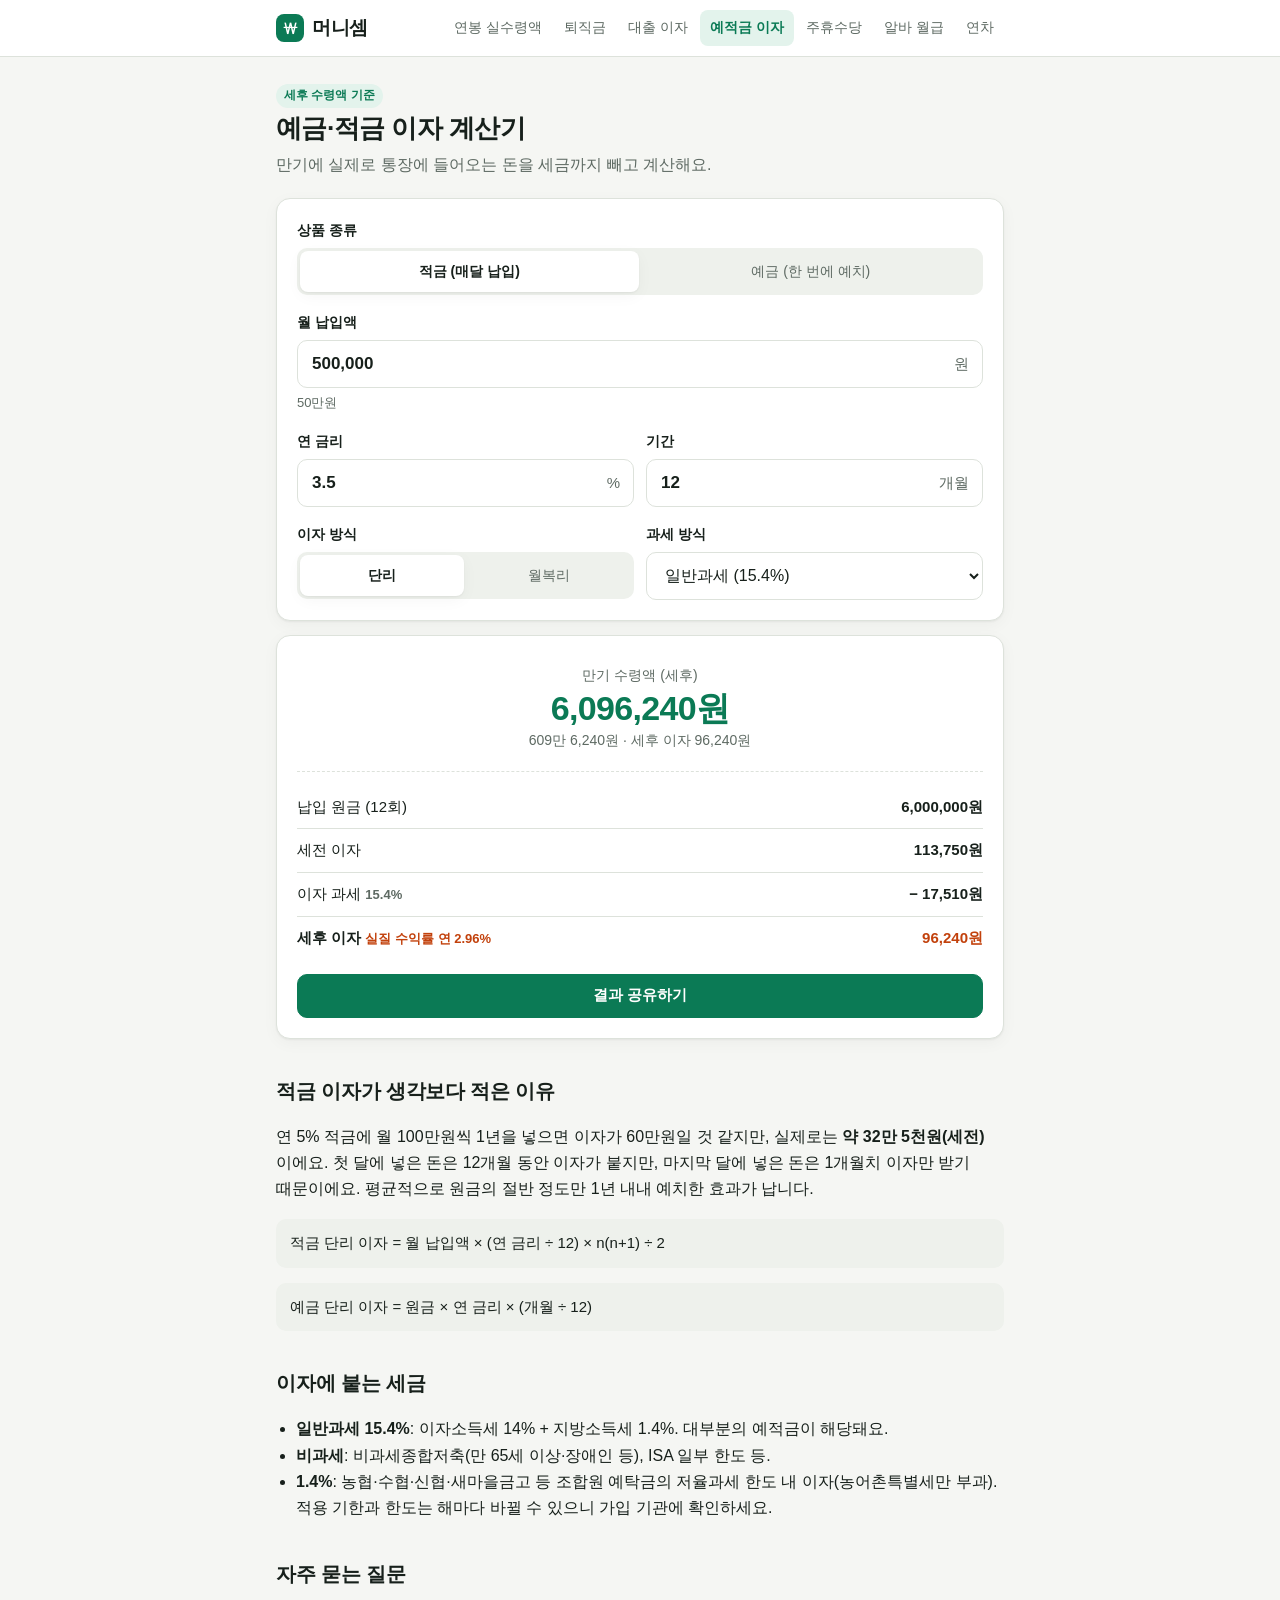
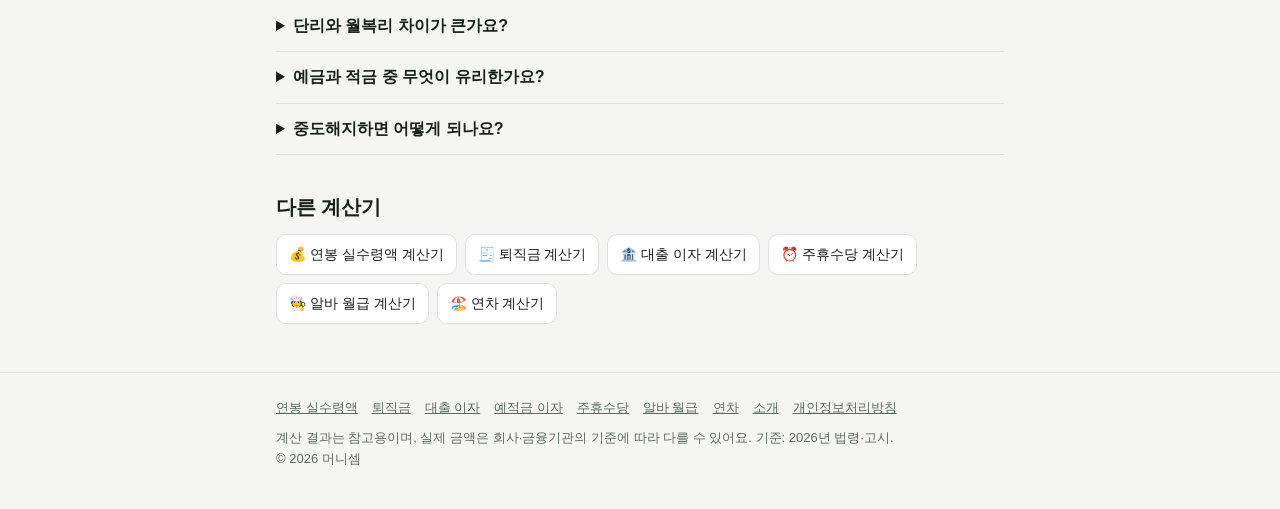
<file: savings/index.html>
<!doctype html>
<html lang="ko">
<head>
<meta charset="utf-8">
<meta name="viewport" content="width=device-width, initial-scale=1, viewport-fit=cover">
<title>예금·적금 이자 계산기 - 세후 이자, 단리·월복리 | 머니셈</title>
<meta name="description" content="예금과 적금의 만기 수령액을 단리·월복리, 일반과세(15.4%)·비과세 기준으로 계산합니다. 적금 이자가 생각보다 적은 이유도 설명해요.">
<link rel="canonical" href="https://yujaeheon123.github.io/moneysem/savings/">
<meta property="og:type" content="website">
<meta property="og:site_name" content="머니셈">
<meta property="og:title" content="예금·적금 이자 계산기 - 세후 이자, 단리·월복리 | 머니셈">
<meta property="og:description" content="예금과 적금의 만기 수령액을 단리·월복리, 일반과세(15.4%)·비과세 기준으로 계산합니다. 적금 이자가 생각보다 적은 이유도 설명해요.">
<meta property="og:url" content="https://yujaeheon123.github.io/moneysem/savings/">
<meta property="og:locale" content="ko_KR">
<meta name="theme-color" content="#0b7a55">
<link rel="icon" href="../assets/icon.svg" type="image/svg+xml">
<link rel="stylesheet" href="../assets/css/style.css">
<script>if (/MoneysemApp/.test(navigator.userAgent)) document.documentElement.classList.add("in-app");</script>

<script type="application/ld+json">{"@context":"https://schema.org","@type":"WebApplication","name":"예적금 이자 계산기","url":"https://yujaeheon123.github.io/moneysem/savings/","applicationCategory":"FinanceApplication","operatingSystem":"Web","offers":{"@type":"Offer","price":"0","priceCurrency":"KRW"},"inLanguage":"ko"}</script>
<script type="application/ld+json">{"@context":"https://schema.org","@type":"FAQPage","mainEntity":[{"@type":"Question","name":"단리와 월복리 차이가 큰가요?","acceptedAnswer":{"@type":"Answer","text":"1~2년 단기에서는 차이가 크지 않아요. 연 4%, 예금 1천만원, 1년이면 단리 40만원, 월복리 약 40만 7천원으로 7천원 정도 차이예요. 기간이 길어질수록 복리 효과가 커져요."}},{"@type":"Question","name":"예금과 적금 중 무엇이 유리한가요?","acceptedAnswer":{"@type":"Answer","text":"목돈이 있다면 같은 금리에서 예금이 이자를 더 많이 받아요. 매달 모으는 습관이 목적이라면 적금이 좋고, 적금 금리가 예금보다 꽤 높아야 실제 이자가 비슷해져요."}},{"@type":"Question","name":"중도해지하면 어떻게 되나요?","acceptedAnswer":{"@type":"Answer","text":"약정 금리 대신 훨씬 낮은 중도해지 이율이 적용돼요. 상품마다 다르니 가입 전에 중도해지 이율표를 확인하세요."}}]}</script>
</head>
<body>
<header class="site-header">
  <div class="wrap">
    <a class="logo" href="../"><span class="logo-mark">₩</span>머니셈</a>
    <nav class="nav" aria-label="계산기 목록"><a href="../salary/">연봉 실수령액</a><a href="../severance/">퇴직금</a><a href="../loan/">대출 이자</a><a href="../savings/" aria-current="page">예적금 이자</a><a href="../weekly-pay/">주휴수당</a><a href="../part-time/">알바 월급</a><a href="../annual-leave/">연차</a></nav>
  </div>
</header>
<main>
  <div class="wrap">
<span class="badge">세후 수령액 기준</span>
<h1>예금·적금 이자 계산기</h1>
<p class="lead">만기에 실제로 통장에 들어오는 돈을 세금까지 빼고 계산해요.</p>

<form class="card form" id="form" autocomplete="off">
  <div class="field">
    <span class="label">상품 종류</span>
    <div class="segmented" role="radiogroup">
      <label><input type="radio" name="type" value="savings" checked><span>적금 (매달 납입)</span></label>
      <label><input type="radio" name="type" value="deposit"><span>예금 (한 번에 예치)</span></label>
    </div>
  </div>
  <div class="field">
    <label for="amount" id="amount-label">월 납입액</label>
    <div class="input"><input id="amount" name="amount" inputmode="numeric" data-money="won" value="500,000"><span class="unit">원</span></div>
    <div class="hint"></div>
  </div>
  <div class="grid-2">
    <div class="field">
      <label for="rate">연 금리</label>
      <div class="input"><input id="rate" name="rate" inputmode="decimal" value="3.5"><span class="unit">%</span></div>
    </div>
    <div class="field">
      <label for="months">기간</label>
      <div class="input"><input id="months" name="months" inputmode="numeric" value="12"><span class="unit">개월</span></div>
    </div>
  </div>
  <div class="grid-2">
    <div class="field">
      <span class="label">이자 방식</span>
      <div class="segmented" role="radiogroup">
        <label><input type="radio" name="compound" value="simple" checked><span>단리</span></label>
        <label><input type="radio" name="compound" value="monthly"><span>월복리</span></label>
      </div>
    </div>
    <div class="field">
      <label for="tax">과세 방식</label>
      <select id="tax" name="tax">
        <option value="0.154">일반과세 (15.4%)</option>
        <option value="0">비과세 (0%)</option>
        <option value="0.014">농어촌특별세만 (1.4%)</option>
      </select>
    </div>
  </div>
</form>

<section class="card result" id="result" aria-live="polite"></section>


<article class="article">
  <h2>적금 이자가 생각보다 적은 이유</h2>
  <p>연 5% 적금에 월 100만원씩 1년을 넣으면 이자가 60만원일 것 같지만, 실제로는 <strong>약 32만 5천원(세전)</strong>이에요. 첫 달에 넣은 돈은 12개월 동안 이자가 붙지만, 마지막 달에 넣은 돈은 1개월치 이자만 받기 때문이에요. 평균적으로 원금의 절반 정도만 1년 내내 예치한 효과가 납니다.</p>
  <p class="formula">적금 단리 이자 = 월 납입액 × (연 금리 ÷ 12) × n(n+1) ÷ 2</p>
  <p class="formula">예금 단리 이자 = 원금 × 연 금리 × (개월 ÷ 12)</p>

  <h2>이자에 붙는 세금</h2>
  <ul>
    <li><strong>일반과세 15.4%</strong>: 이자소득세 14% + 지방소득세 1.4%. 대부분의 예적금이 해당돼요.</li>
    <li><strong>비과세</strong>: 비과세종합저축(만 65세 이상·장애인 등), ISA 일부 한도 등.</li>
    <li><strong>1.4%</strong>: 농협·수협·신협·새마을금고 등 조합원 예탁금의 저율과세 한도 내 이자(농어촌특별세만 부과). 적용 기한과 한도는 해마다 바뀔 수 있으니 가입 기관에 확인하세요.</li>
  </ul>

  <h2>자주 묻는 질문</h2>
  <details class="faq"><summary>단리와 월복리 차이가 큰가요?</summary>
    <p>1~2년 단기에서는 차이가 크지 않아요. 연 4%, 예금 1천만원, 1년이면 단리 40만원, 월복리 약 40만 7천원으로 7천원 정도 차이예요. 기간이 길어질수록 복리 효과가 커져요.</p></details>
  <details class="faq"><summary>예금과 적금 중 무엇이 유리한가요?</summary>
    <p>목돈이 있다면 같은 금리에서 예금이 이자를 더 많이 받아요. 매달 모으는 습관이 목적이라면 적금이 좋고, 적금 금리가 예금보다 꽤 높아야 실제 이자가 비슷해져요.</p></details>
  <details class="faq"><summary>중도해지하면 어떻게 되나요?</summary>
    <p>약정 금리 대신 훨씬 낮은 중도해지 이율이 적용돼요. 상품마다 다르니 가입 전에 중도해지 이율표를 확인하세요.</p></details>

  <h2>다른 계산기</h2>
  <div class="related"><a href="../salary/">💰 연봉 실수령액 계산기</a><a href="../severance/">🧾 퇴직금 계산기</a><a href="../loan/">🏦 대출 이자 계산기</a><a href="../weekly-pay/">⏰ 주휴수당 계산기</a><a href="../part-time/">🧑‍🍳 알바 월급 계산기</a><a href="../annual-leave/">🏖️ 연차 계산기</a></div>
</article>


  </div>
</main>
<footer class="site-footer">
  <div class="wrap">
    <nav><a href="../salary/">연봉 실수령액</a><a href="../severance/">퇴직금</a><a href="../loan/">대출 이자</a><a href="../savings/" aria-current="page">예적금 이자</a><a href="../weekly-pay/">주휴수당</a><a href="../part-time/">알바 월급</a><a href="../annual-leave/">연차</a><a href="../about/">소개</a><a href="../privacy/">개인정보처리방침</a></nav>
    <div>계산 결과는 참고용이며, 실제 금액은 회사·금융기관의 기준에 따라 다를 수 있어요. 기준: 2026년 법령·고시.</div>
    <div>© 2026 머니셈</div>
  </div>
</footer>
<script type="module" src="../assets/js/pages/savings.js"></script>
</body>
</html>
</file>
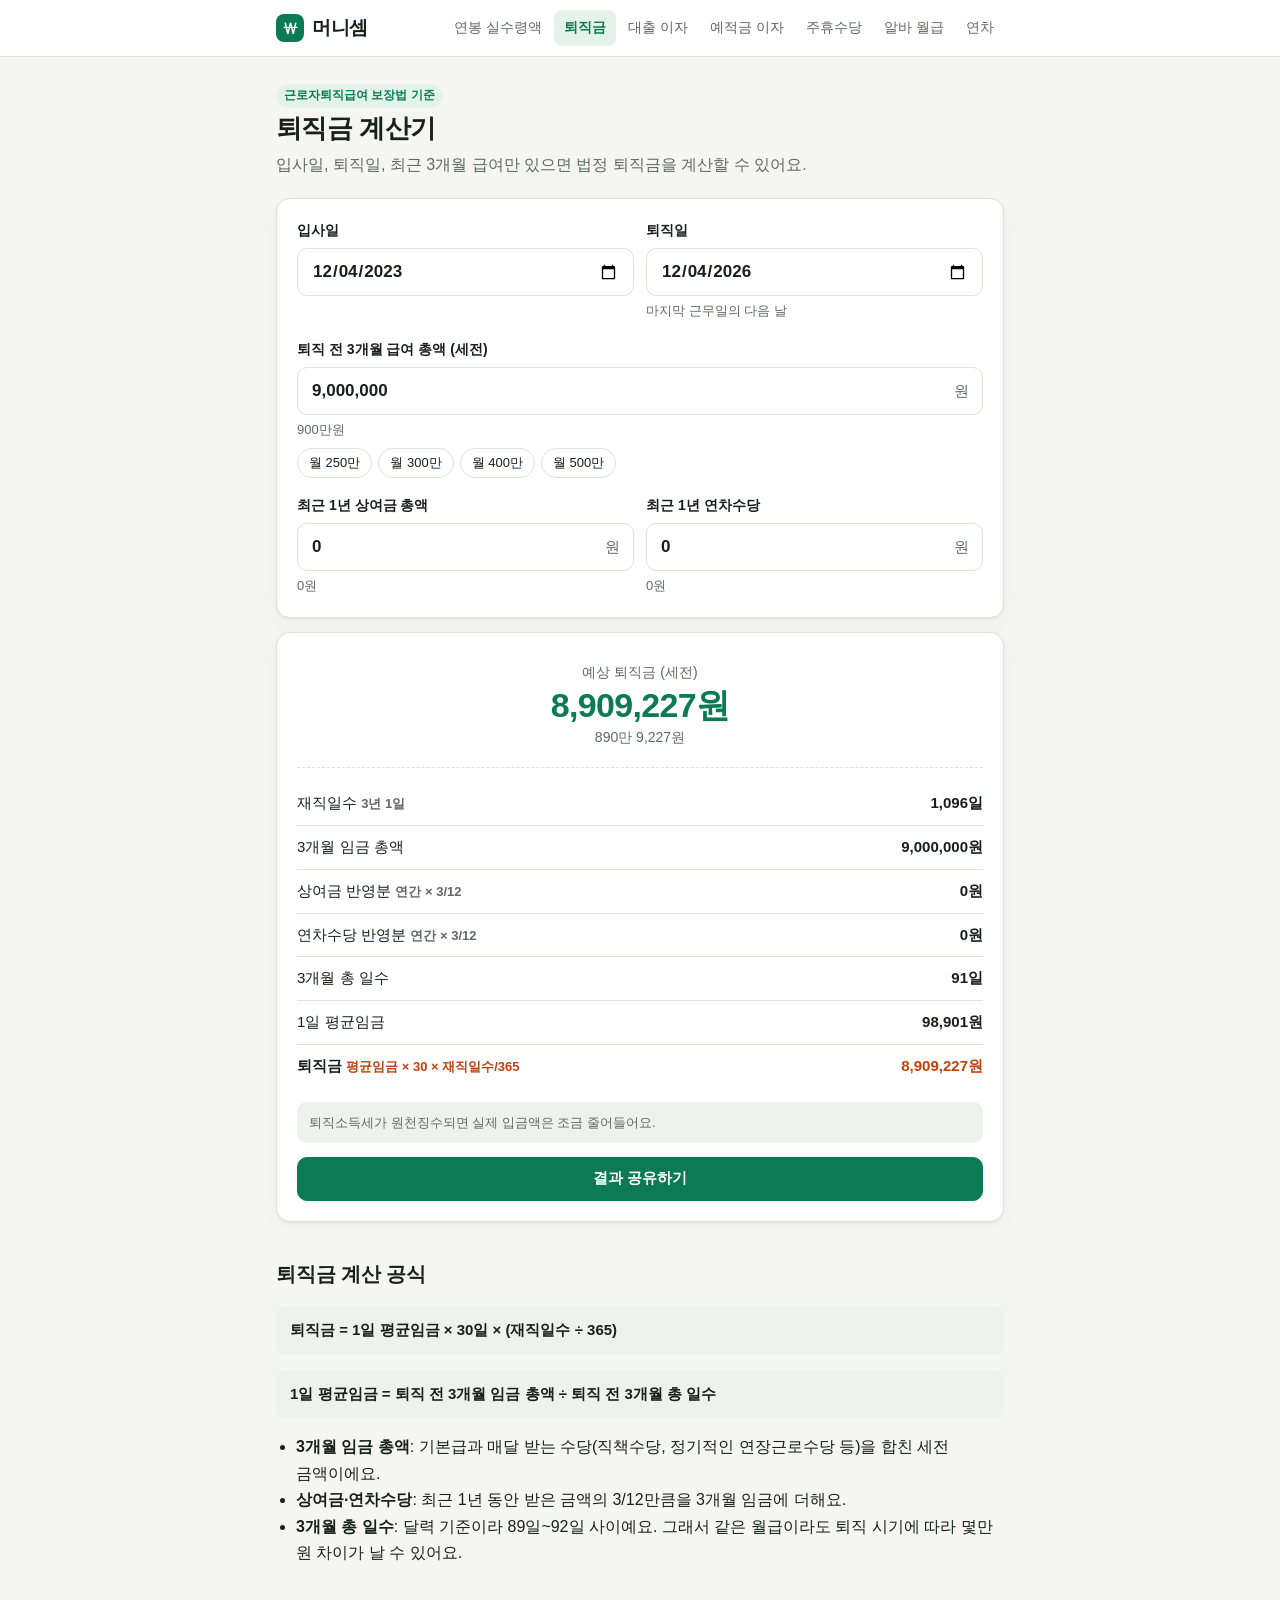
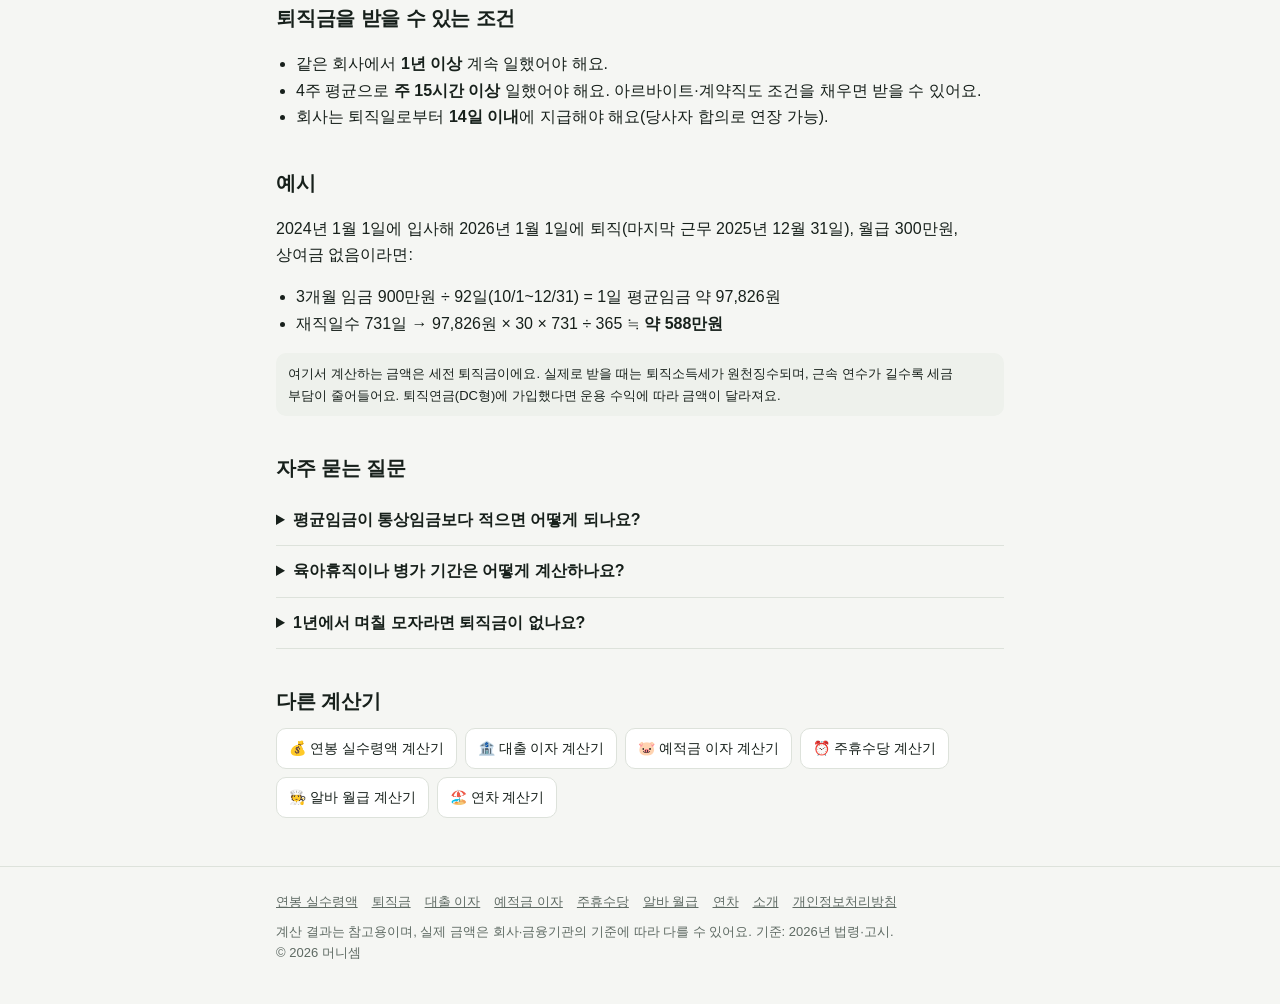
<file: severance/index.html>
<!doctype html>
<html lang="ko">
<head>
<meta charset="utf-8">
<meta name="viewport" content="width=device-width, initial-scale=1, viewport-fit=cover">
<title>퇴직금 계산기 2026 - 평균임금으로 정확하게 | 머니셈</title>
<meta name="description" content="입사일, 퇴직일, 최근 3개월 급여로 법정 퇴직금을 계산합니다. 평균임금 계산법, 상여금·연차수당 반영 방법, 지급 조건까지 정리했어요.">
<link rel="canonical" href="https://yujaeheon123.github.io/moneysem/severance/">
<meta property="og:type" content="website">
<meta property="og:site_name" content="머니셈">
<meta property="og:title" content="퇴직금 계산기 2026 - 평균임금으로 정확하게 | 머니셈">
<meta property="og:description" content="입사일, 퇴직일, 최근 3개월 급여로 법정 퇴직금을 계산합니다. 평균임금 계산법, 상여금·연차수당 반영 방법, 지급 조건까지 정리했어요.">
<meta property="og:url" content="https://yujaeheon123.github.io/moneysem/severance/">
<meta property="og:locale" content="ko_KR">
<meta name="theme-color" content="#0b7a55">
<link rel="icon" href="../assets/icon.svg" type="image/svg+xml">
<link rel="stylesheet" href="../assets/css/style.css">
<script>if (/MoneysemApp/.test(navigator.userAgent)) document.documentElement.classList.add("in-app");</script>

<script type="application/ld+json">{"@context":"https://schema.org","@type":"WebApplication","name":"퇴직금 계산기","url":"https://yujaeheon123.github.io/moneysem/severance/","applicationCategory":"FinanceApplication","operatingSystem":"Web","offers":{"@type":"Offer","price":"0","priceCurrency":"KRW"},"inLanguage":"ko"}</script>
<script type="application/ld+json">{"@context":"https://schema.org","@type":"FAQPage","mainEntity":[{"@type":"Question","name":"평균임금이 통상임금보다 적으면 어떻게 되나요?","acceptedAnswer":{"@type":"Answer","text":"평균임금이 통상임금보다 적으면 통상임금을 평균임금으로 보고 계산해요. 휴직 등으로 최근 3개월 급여가 줄었을 때 해당될 수 있어요."}},{"@type":"Question","name":"육아휴직이나 병가 기간은 어떻게 계산하나요?","acceptedAnswer":{"@type":"Answer","text":"육아휴직, 출산휴가, 업무상 부상·질병 휴업 기간은 평균임금 계산에서 제외해요. 이런 기간이 있다면 회사나 고용노동부(국번 없이 1350)에 확인하는 것이 정확해요."}},{"@type":"Question","name":"1년에서 며칠 모자라면 퇴직금이 없나요?","acceptedAnswer":{"@type":"Answer","text":"법정 퇴직금은 계속근로기간이 1년 이상이어야 생겨요. 퇴직일은 마지막 근무일의 다음 날이므로, 1년째 되는 날까지 근무했다면 1년을 채운 것으로 봐요."}}]}</script>
</head>
<body>
<header class="site-header">
  <div class="wrap">
    <a class="logo" href="../"><span class="logo-mark">₩</span>머니셈</a>
    <nav class="nav" aria-label="계산기 목록"><a href="../salary/">연봉 실수령액</a><a href="../severance/" aria-current="page">퇴직금</a><a href="../loan/">대출 이자</a><a href="../savings/">예적금 이자</a><a href="../weekly-pay/">주휴수당</a><a href="../part-time/">알바 월급</a><a href="../annual-leave/">연차</a></nav>
  </div>
</header>
<main>
  <div class="wrap">
<span class="badge">근로자퇴직급여 보장법 기준</span>
<h1>퇴직금 계산기</h1>
<p class="lead">입사일, 퇴직일, 최근 3개월 급여만 있으면 법정 퇴직금을 계산할 수 있어요.</p>

<form class="card form" id="form" autocomplete="off">
  <div class="grid-2">
    <div class="field">
      <label for="start">입사일</label>
      <div class="input"><input id="start" name="start" type="date"></div>
    </div>
    <div class="field">
      <label for="end">퇴직일</label>
      <div class="input"><input id="end" name="end" type="date"></div>
      <div class="hint" data-static="1">마지막 근무일의 다음 날</div>
    </div>
  </div>
  <div class="field">
    <label for="wages3m">퇴직 전 3개월 급여 총액 (세전)</label>
    <div class="input"><input id="wages3m" name="wages3m" inputmode="numeric" data-money="won" value="9,000,000"><span class="unit">원</span></div>
    <div class="hint"></div>
    <div class="chips" id="monthly-helper">
      <button type="button" data-m="2500000">월 250만</button><button type="button" data-m="3000000">월 300만</button>
      <button type="button" data-m="4000000">월 400만</button><button type="button" data-m="5000000">월 500만</button>
    </div>
  </div>
  <div class="grid-2">
    <div class="field">
      <label for="bonus">최근 1년 상여금 총액</label>
      <div class="input"><input id="bonus" name="bonus" inputmode="numeric" data-money="won" value="0"><span class="unit">원</span></div>
      <div class="hint"></div>
    </div>
    <div class="field">
      <label for="leave">최근 1년 연차수당</label>
      <div class="input"><input id="leave" name="leave" inputmode="numeric" data-money="won" value="0"><span class="unit">원</span></div>
      <div class="hint"></div>
    </div>
  </div>
</form>

<section class="card result" id="result" aria-live="polite"></section>


<article class="article">
  <h2>퇴직금 계산 공식</h2>
  <p class="formula"><strong>퇴직금 = 1일 평균임금 × 30일 × (재직일수 ÷ 365)</strong></p>
  <p class="formula"><strong>1일 평균임금 = 퇴직 전 3개월 임금 총액 ÷ 퇴직 전 3개월 총 일수</strong></p>
  <ul>
    <li><strong>3개월 임금 총액</strong>: 기본급과 매달 받는 수당(직책수당, 정기적인 연장근로수당 등)을 합친 세전 금액이에요.</li>
    <li><strong>상여금·연차수당</strong>: 최근 1년 동안 받은 금액의 3/12만큼을 3개월 임금에 더해요.</li>
    <li><strong>3개월 총 일수</strong>: 달력 기준이라 89일~92일 사이예요. 그래서 같은 월급이라도 퇴직 시기에 따라 몇만 원 차이가 날 수 있어요.</li>
  </ul>

  <h2>퇴직금을 받을 수 있는 조건</h2>
  <ul>
    <li>같은 회사에서 <strong>1년 이상</strong> 계속 일했어야 해요.</li>
    <li>4주 평균으로 <strong>주 15시간 이상</strong> 일했어야 해요. 아르바이트·계약직도 조건을 채우면 받을 수 있어요.</li>
    <li>회사는 퇴직일로부터 <strong>14일 이내</strong>에 지급해야 해요(당사자 합의로 연장 가능).</li>
  </ul>

  <h2>예시</h2>
  <p>2024년 1월 1일에 입사해 2026년 1월 1일에 퇴직(마지막 근무 2025년 12월 31일), 월급 300만원, 상여금 없음이라면:</p>
  <ul>
    <li>3개월 임금 900만원 ÷ 92일(10/1~12/31) = 1일 평균임금 약 97,826원</li>
    <li>재직일수 731일 → 97,826원 × 30 × 731 ÷ 365 ≒ <strong>약 588만원</strong></li>
  </ul>
  <p class="notice">여기서 계산하는 금액은 세전 퇴직금이에요. 실제로 받을 때는 퇴직소득세가 원천징수되며, 근속 연수가 길수록 세금 부담이 줄어들어요. 퇴직연금(DC형)에 가입했다면 운용 수익에 따라 금액이 달라져요.</p>

  <h2>자주 묻는 질문</h2>
  <details class="faq"><summary>평균임금이 통상임금보다 적으면 어떻게 되나요?</summary>
    <p>평균임금이 통상임금보다 적으면 통상임금을 평균임금으로 보고 계산해요. 휴직 등으로 최근 3개월 급여가 줄었을 때 해당될 수 있어요.</p></details>
  <details class="faq"><summary>육아휴직이나 병가 기간은 어떻게 계산하나요?</summary>
    <p>육아휴직, 출산휴가, 업무상 부상·질병 휴업 기간은 평균임금 계산에서 제외해요. 이런 기간이 있다면 회사나 고용노동부(국번 없이 1350)에 확인하는 것이 정확해요.</p></details>
  <details class="faq"><summary>1년에서 며칠 모자라면 퇴직금이 없나요?</summary>
    <p>법정 퇴직금은 계속근로기간이 1년 이상이어야 생겨요. 퇴직일은 마지막 근무일의 다음 날이므로, 1년째 되는 날까지 근무했다면 1년을 채운 것으로 봐요.</p></details>

  <h2>다른 계산기</h2>
  <div class="related"><a href="../salary/">💰 연봉 실수령액 계산기</a><a href="../loan/">🏦 대출 이자 계산기</a><a href="../savings/">🐷 예적금 이자 계산기</a><a href="../weekly-pay/">⏰ 주휴수당 계산기</a><a href="../part-time/">🧑‍🍳 알바 월급 계산기</a><a href="../annual-leave/">🏖️ 연차 계산기</a></div>
</article>


  </div>
</main>
<footer class="site-footer">
  <div class="wrap">
    <nav><a href="../salary/">연봉 실수령액</a><a href="../severance/" aria-current="page">퇴직금</a><a href="../loan/">대출 이자</a><a href="../savings/">예적금 이자</a><a href="../weekly-pay/">주휴수당</a><a href="../part-time/">알바 월급</a><a href="../annual-leave/">연차</a><a href="../about/">소개</a><a href="../privacy/">개인정보처리방침</a></nav>
    <div>계산 결과는 참고용이며, 실제 금액은 회사·금융기관의 기준에 따라 다를 수 있어요. 기준: 2026년 법령·고시.</div>
    <div>© 2026 머니셈</div>
  </div>
</footer>
<script type="module" src="../assets/js/pages/severance.js"></script>
</body>
</html>
</file>
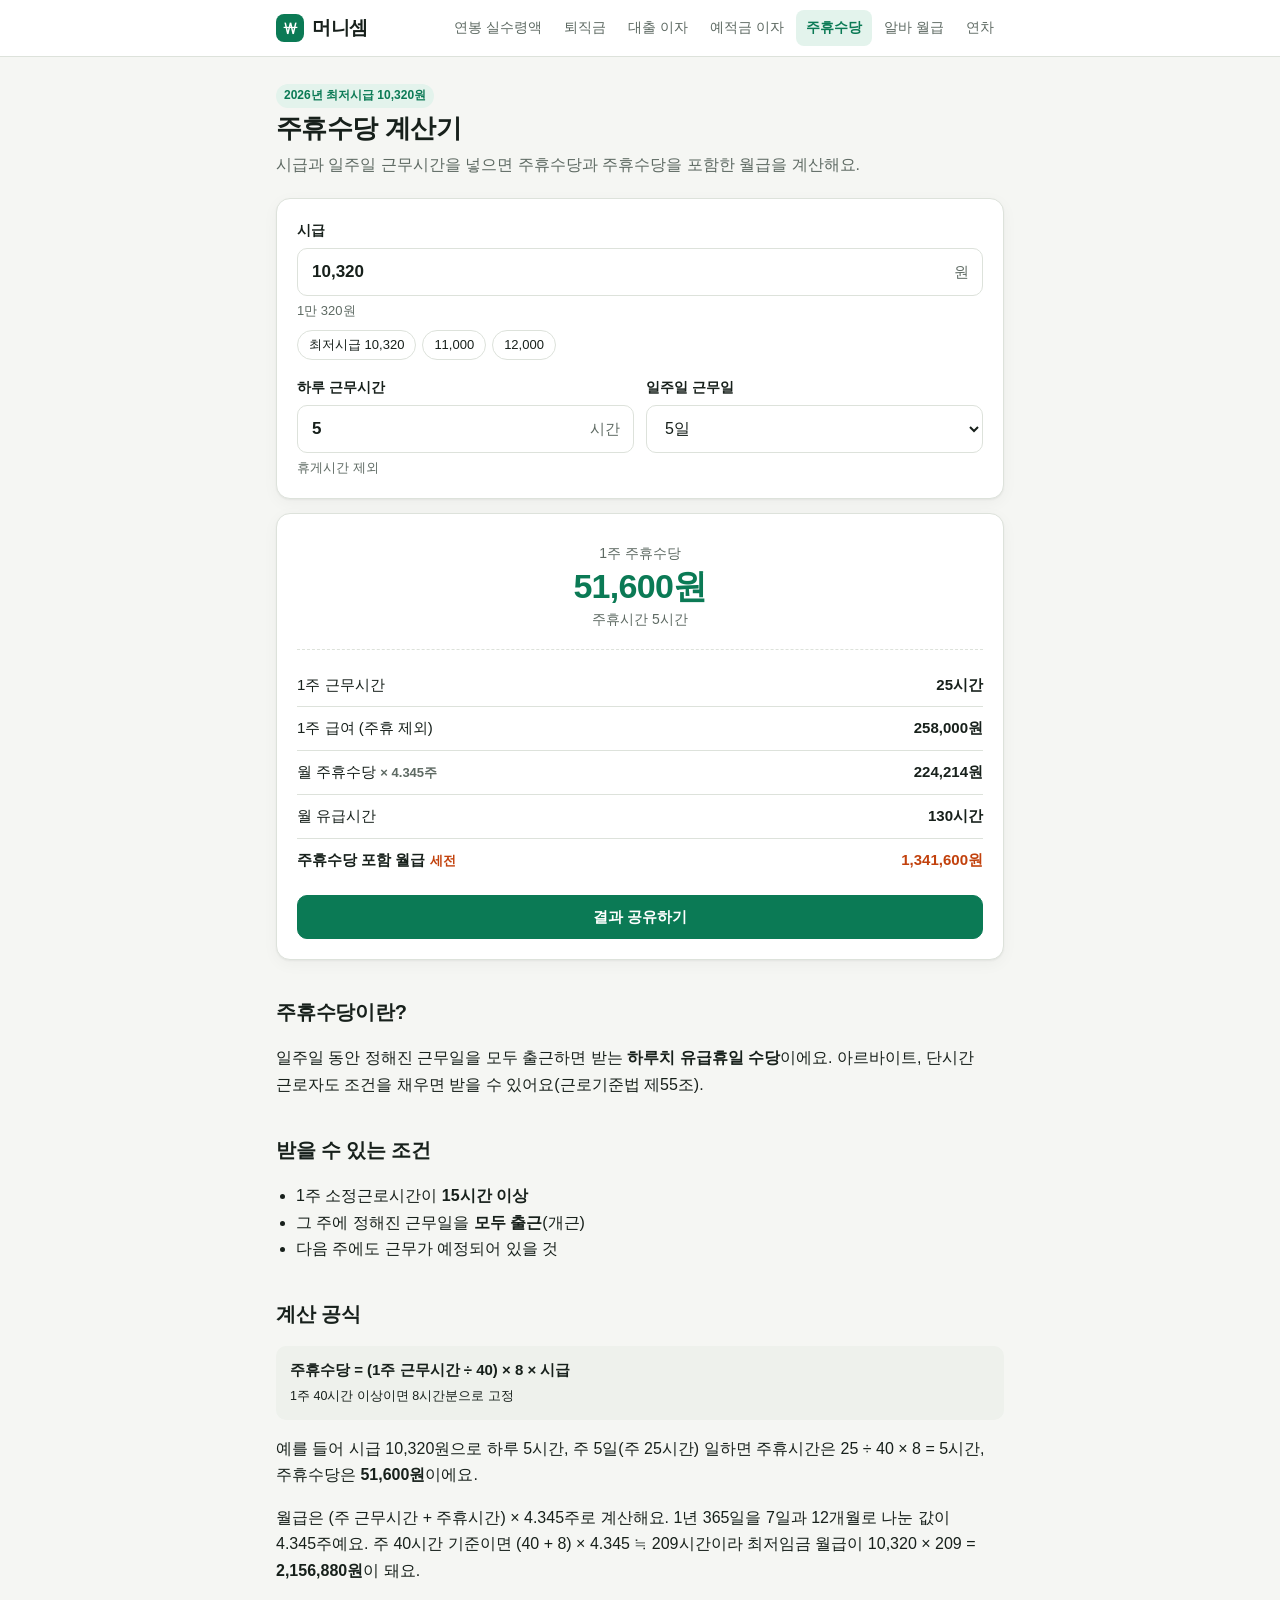
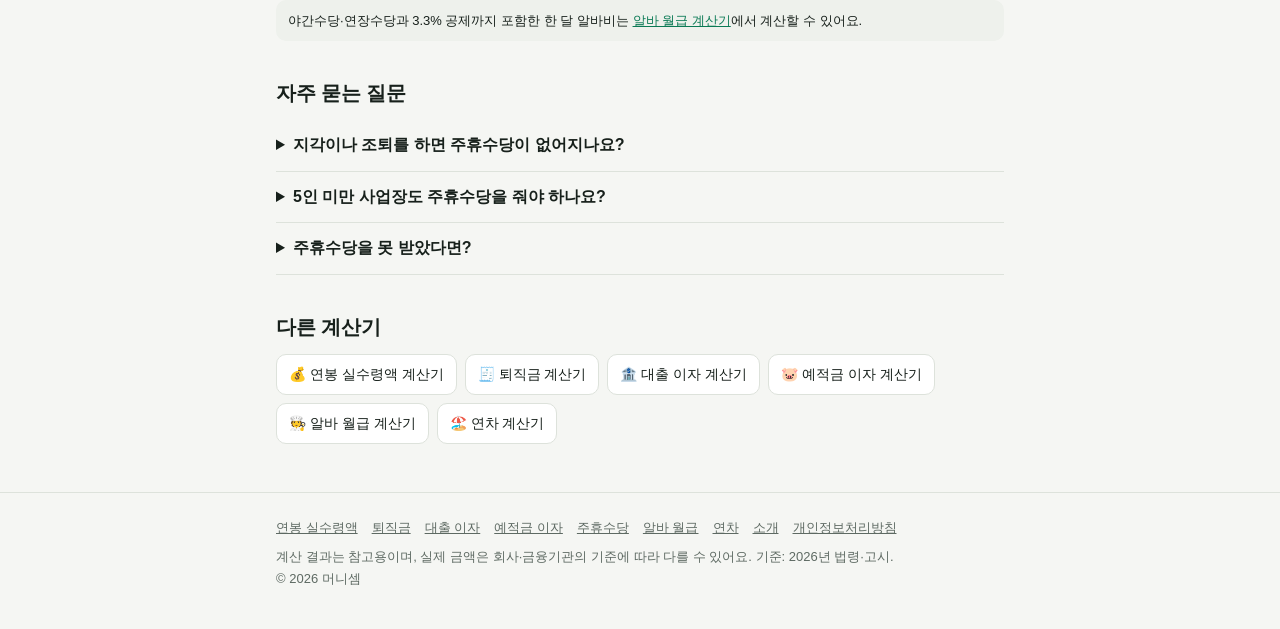
<file: weekly-pay/index.html>
<!doctype html>
<html lang="ko">
<head>
<meta charset="utf-8">
<meta name="viewport" content="width=device-width, initial-scale=1, viewport-fit=cover">
<title>주휴수당 계산기 2026 - 알바 월급·주휴시간 계산 | 머니셈</title>
<meta name="description" content="2026년 최저시급 10,320원 기준 주휴수당과 주휴수당 포함 월급을 계산합니다. 지급 조건(주 15시간)과 계산 공식을 정리했어요.">
<link rel="canonical" href="https://yujaeheon123.github.io/moneysem/weekly-pay/">
<meta property="og:type" content="website">
<meta property="og:site_name" content="머니셈">
<meta property="og:title" content="주휴수당 계산기 2026 - 알바 월급·주휴시간 계산 | 머니셈">
<meta property="og:description" content="2026년 최저시급 10,320원 기준 주휴수당과 주휴수당 포함 월급을 계산합니다. 지급 조건(주 15시간)과 계산 공식을 정리했어요.">
<meta property="og:url" content="https://yujaeheon123.github.io/moneysem/weekly-pay/">
<meta property="og:locale" content="ko_KR">
<meta name="theme-color" content="#0b7a55">
<link rel="icon" href="../assets/icon.svg" type="image/svg+xml">
<link rel="stylesheet" href="../assets/css/style.css">
<script>if (/MoneysemApp/.test(navigator.userAgent)) document.documentElement.classList.add("in-app");</script>

<script type="application/ld+json">{"@context":"https://schema.org","@type":"WebApplication","name":"주휴수당 계산기","url":"https://yujaeheon123.github.io/moneysem/weekly-pay/","applicationCategory":"FinanceApplication","operatingSystem":"Web","offers":{"@type":"Offer","price":"0","priceCurrency":"KRW"},"inLanguage":"ko"}</script>
<script type="application/ld+json">{"@context":"https://schema.org","@type":"FAQPage","mainEntity":[{"@type":"Question","name":"지각이나 조퇴를 하면 주휴수당이 없어지나요?","acceptedAnswer":{"@type":"Answer","text":"아니요. 개근은 '결근하지 않음'을 뜻해서, 지각·조퇴가 있어도 출근했다면 주휴수당을 받을 수 있어요. 다만 지각·조퇴한 시간만큼의 임금은 빠질 수 있어요."}},{"@type":"Question","name":"5인 미만 사업장도 주휴수당을 줘야 하나요?","acceptedAnswer":{"@type":"Answer","text":"네. 주휴수당은 사업장 규모와 관계없이 적용돼요. 연장·야간근로 가산수당과 달리 5인 미만 사업장도 지급 의무가 있어요."}},{"@type":"Question","name":"주휴수당을 못 받았다면?","acceptedAnswer":{"@type":"Answer","text":"임금 체불에 해당해요. 사업주에게 먼저 요청하고, 해결되지 않으면 고용노동부 고객상담센터(국번 없이 1350)나 관할 지방고용노동관서에 진정할 수 있어요. 임금채권 소멸시효는 3년이에요."}}]}</script>
</head>
<body>
<header class="site-header">
  <div class="wrap">
    <a class="logo" href="../"><span class="logo-mark">₩</span>머니셈</a>
    <nav class="nav" aria-label="계산기 목록"><a href="../salary/">연봉 실수령액</a><a href="../severance/">퇴직금</a><a href="../loan/">대출 이자</a><a href="../savings/">예적금 이자</a><a href="../weekly-pay/" aria-current="page">주휴수당</a><a href="../part-time/">알바 월급</a><a href="../annual-leave/">연차</a></nav>
  </div>
</header>
<main>
  <div class="wrap">
<span class="badge">2026년 최저시급 10,320원</span>
<h1>주휴수당 계산기</h1>
<p class="lead">시급과 일주일 근무시간을 넣으면 주휴수당과 주휴수당을 포함한 월급을 계산해요.</p>

<form class="card form" id="form" autocomplete="off">
  <div class="field">
    <label for="wage">시급</label>
    <div class="input"><input id="wage" name="wage" inputmode="numeric" data-money="won" value="10,320"><span class="unit">원</span></div>
    <div class="hint"></div>
    <div class="chips" data-for="wage"><button type="button" data-v="10320">최저시급 10,320</button><button type="button" data-v="11000">11,000</button><button type="button" data-v="12000">12,000</button></div>
  </div>
  <div class="grid-2">
    <div class="field">
      <label for="hours">하루 근무시간</label>
      <div class="input"><input id="hours" name="hours" inputmode="decimal" value="5"><span class="unit">시간</span></div>
      <div class="hint" data-static="1">휴게시간 제외</div>
    </div>
    <div class="field">
      <label for="days">일주일 근무일</label>
      <select id="days" name="days">
        <option value="1">1일</option><option value="2">2일</option><option value="3">3일</option><option value="4">4일</option>
        <option value="5" selected>5일</option><option value="6">6일</option>
      </select>
    </div>
  </div>
</form>

<section class="card result" id="result" aria-live="polite"></section>


<article class="article">
  <h2>주휴수당이란?</h2>
  <p>일주일 동안 정해진 근무일을 모두 출근하면 받는 <strong>하루치 유급휴일 수당</strong>이에요. 아르바이트, 단시간 근로자도 조건을 채우면 받을 수 있어요(근로기준법 제55조).</p>

  <h2>받을 수 있는 조건</h2>
  <ul>
    <li>1주 소정근로시간이 <strong>15시간 이상</strong></li>
    <li>그 주에 정해진 근무일을 <strong>모두 출근</strong>(개근)</li>
    <li>다음 주에도 근무가 예정되어 있을 것</li>
  </ul>

  <h2>계산 공식</h2>
  <p class="formula"><strong>주휴수당 = (1주 근무시간 ÷ 40) × 8 × 시급</strong><br><small>1주 40시간 이상이면 8시간분으로 고정</small></p>
  <p>예를 들어 시급 10,320원으로 하루 5시간, 주 5일(주 25시간) 일하면 주휴시간은 25 ÷ 40 × 8 = 5시간, 주휴수당은 <strong>51,600원</strong>이에요.</p>
  <p>월급은 (주 근무시간 + 주휴시간) × 4.345주로 계산해요. 1년 365일을 7일과 12개월로 나눈 값이 4.345주예요. 주 40시간 기준이면 (40 + 8) × 4.345 ≒ 209시간이라 최저임금 월급이 10,320 × 209 = <strong>2,156,880원</strong>이 돼요.</p>

  <p class="notice">야간수당·연장수당과 3.3% 공제까지 포함한 한 달 알바비는 <a href="../part-time/">알바 월급 계산기</a>에서 계산할 수 있어요.</p>

  <h2>자주 묻는 질문</h2>
  <details class="faq"><summary>지각이나 조퇴를 하면 주휴수당이 없어지나요?</summary>
    <p>아니요. 개근은 '결근하지 않음'을 뜻해서, 지각·조퇴가 있어도 출근했다면 주휴수당을 받을 수 있어요. 다만 지각·조퇴한 시간만큼의 임금은 빠질 수 있어요.</p></details>
  <details class="faq"><summary>5인 미만 사업장도 주휴수당을 줘야 하나요?</summary>
    <p>네. 주휴수당은 사업장 규모와 관계없이 적용돼요. 연장·야간근로 가산수당과 달리 5인 미만 사업장도 지급 의무가 있어요.</p></details>
  <details class="faq"><summary>주휴수당을 못 받았다면?</summary>
    <p>임금 체불에 해당해요. 사업주에게 먼저 요청하고, 해결되지 않으면 고용노동부 고객상담센터(국번 없이 1350)나 관할 지방고용노동관서에 진정할 수 있어요. 임금채권 소멸시효는 3년이에요.</p></details>

  <h2>다른 계산기</h2>
  <div class="related"><a href="../salary/">💰 연봉 실수령액 계산기</a><a href="../severance/">🧾 퇴직금 계산기</a><a href="../loan/">🏦 대출 이자 계산기</a><a href="../savings/">🐷 예적금 이자 계산기</a><a href="../part-time/">🧑‍🍳 알바 월급 계산기</a><a href="../annual-leave/">🏖️ 연차 계산기</a></div>
</article>


  </div>
</main>
<footer class="site-footer">
  <div class="wrap">
    <nav><a href="../salary/">연봉 실수령액</a><a href="../severance/">퇴직금</a><a href="../loan/">대출 이자</a><a href="../savings/">예적금 이자</a><a href="../weekly-pay/" aria-current="page">주휴수당</a><a href="../part-time/">알바 월급</a><a href="../annual-leave/">연차</a><a href="../about/">소개</a><a href="../privacy/">개인정보처리방침</a></nav>
    <div>계산 결과는 참고용이며, 실제 금액은 회사·금융기관의 기준에 따라 다를 수 있어요. 기준: 2026년 법령·고시.</div>
    <div>© 2026 머니셈</div>
  </div>
</footer>
<script type="module" src="../assets/js/pages/weekly-pay.js"></script>
</body>
</html>
</file>
<file: assets/css/style.css>
:root {
  --bg: #f5f6f3;
  --surface: #ffffff;
  --surface-2: #eef1ec;
  --text: #17201b;
  --muted: #5e6a63;
  --line: #dde2db;
  --brand: #0b7a55;
  --brand-ink: #ffffff;
  --brand-soft: #e3f3ec;
  --accent: #c2410c;
  --danger: #b42318;
  --radius: 14px;
  --shadow: 0 1px 2px rgba(16, 24, 20, .05), 0 4px 16px rgba(16, 24, 20, .04);
  --font: "Pretendard Variable", Pretendard, -apple-system, "Apple SD Gothic Neo", "Noto Sans KR", "Malgun Gothic", sans-serif;
  color-scheme: light;
}
@media (prefers-color-scheme: dark) {
  :root:not([data-theme="light"]) {
    --bg: #0f1412; --surface: #171e1b; --surface-2: #1f2824; --text: #e7ece9; --muted: #9aa8a0;
    --line: #2a3530; --brand: #34c38f; --brand-ink: #06231a; --brand-soft: #173329; --accent: #fb923c; --danger: #f97066;
    --shadow: none; color-scheme: dark;
  }
}

* { box-sizing: border-box; }
html { -webkit-text-size-adjust: 100%; }
body { margin: 0; background: var(--bg); color: var(--text); font: 16px/1.65 var(--font); word-break: keep-all; overflow-wrap: anywhere; }
a { color: var(--brand); }
img { max-width: 100%; }
.wrap { max-width: 760px; margin: 0 auto; padding: 0 16px; }

/* 헤더 */
.site-header { background: var(--surface); border-bottom: 1px solid var(--line); position: sticky; top: 0; z-index: 10; }
.site-header .wrap { display: flex; align-items: center; gap: 12px; height: 56px; }
.logo { display: flex; align-items: center; gap: 8px; font-weight: 800; font-size: 19px; color: var(--text); text-decoration: none; letter-spacing: -.02em; }
.logo-mark { width: 28px; height: 28px; border-radius: 8px; background: var(--brand); color: var(--brand-ink); display: grid; place-items: center; font-size: 15px; }
.nav { margin-left: auto; display: flex; gap: 2px; overflow-x: auto; scrollbar-width: none; }
.nav::-webkit-scrollbar { display: none; }
.nav a { white-space: nowrap; color: var(--muted); text-decoration: none; font-size: 14px; padding: 6px 10px; border-radius: 8px; }
.nav a[aria-current="page"] { color: var(--brand); background: var(--brand-soft); font-weight: 600; }
@media (max-width: 640px) { .nav { display: none; } }

/* 본문 */
main { padding: 24px 0 48px; }
h1 { font-size: 26px; line-height: 1.3; margin: 4px 0 6px; letter-spacing: -.02em; }
h2 { font-size: 20px; margin: 36px 0 10px; letter-spacing: -.01em; }
h3 { font-size: 16px; margin: 22px 0 6px; }
.lead { color: var(--muted); margin: 0 0 20px; }
.badge { display: inline-block; font-size: 12px; font-weight: 600; color: var(--brand); background: var(--brand-soft); padding: 2px 8px; border-radius: 999px; }

.card { background: var(--surface); border: 1px solid var(--line); border-radius: var(--radius); padding: 20px; box-shadow: var(--shadow); }
.card + .card { margin-top: 14px; }

/* 폼 */
.form { display: grid; gap: 16px; }
.grid-2 { display: grid; grid-template-columns: 1fr 1fr; gap: 12px; }
@media (max-width: 520px) { .grid-2 { grid-template-columns: 1fr; } }
.field label, .field .label { display: block; font-size: 14px; font-weight: 600; margin-bottom: 6px; }
.field .hint { font-size: 13px; color: var(--muted); margin-top: 4px; min-height: 1em; }
.input { position: relative; }
.input input, .field select {
  width: 100%; height: 48px; border: 1px solid var(--line); border-radius: 10px; background: var(--surface);
  color: var(--text); font: 600 17px var(--font); padding: 0 52px 0 14px; outline: none;
}
.field select { padding-right: 14px; font-weight: 500; font-size: 16px; }
.input input:focus, .field select:focus { border-color: var(--brand); box-shadow: 0 0 0 3px var(--brand-soft); }
.input .unit { position: absolute; right: 14px; top: 50%; transform: translateY(-50%); color: var(--muted); font-size: 15px; pointer-events: none; }
input[type="date"] { padding-right: 14px; }

.segmented { display: flex; background: var(--surface-2); border-radius: 10px; padding: 3px; gap: 3px; }
.segmented label { flex: 1; text-align: center; margin: 0; }
.segmented input { position: absolute; opacity: 0; pointer-events: none; }
.segmented span { display: block; padding: 9px 4px; border-radius: 8px; font-size: 14px; font-weight: 500; cursor: pointer; color: var(--muted); }
.segmented input:checked + span { background: var(--surface); color: var(--text); font-weight: 700; box-shadow: var(--shadow); }
.segmented input:focus-visible + span { outline: 2px solid var(--brand); }

.chips { display: flex; flex-wrap: wrap; gap: 6px; margin-top: 8px; }
.chips button { border: 1px solid var(--line); background: var(--surface); color: var(--text); border-radius: 999px; padding: 5px 11px; font: 500 13px var(--font); cursor: pointer; }
.chips button:hover { border-color: var(--brand); color: var(--brand); }

.check { display: flex; align-items: center; gap: 8px; font-size: 15px; cursor: pointer; }
.check input { width: 18px; height: 18px; accent-color: var(--brand); }

/* 결과 */
.result { margin-top: 14px; }
.result-head { text-align: center; padding: 8px 0 18px; border-bottom: 1px dashed var(--line); }
.result-head .label { color: var(--muted); font-size: 14px; }
.result-head .big { font-size: 34px; font-weight: 800; color: var(--brand); letter-spacing: -.02em; line-height: 1.25; font-variant-numeric: tabular-nums; }
.result-head .sub { color: var(--muted); font-size: 14px; }
.rows { list-style: none; margin: 14px 0 0; padding: 0; }
.rows li { display: flex; justify-content: space-between; gap: 12px; padding: 9px 0; border-bottom: 1px solid var(--line); font-size: 15px; }
.rows li:last-child { border-bottom: 0; }
.rows li span:last-child { font-weight: 600; font-variant-numeric: tabular-nums; text-align: right; }
.rows li.total { font-weight: 700; }
.rows li.total span:last-child { color: var(--accent); }
.rows li .muted { color: var(--muted); font-weight: 400; font-size: 13px; }
.notice { font-size: 13px; color: var(--muted); background: var(--surface-2); border-radius: 10px; padding: 10px 12px; margin-top: 14px; }
.warn { color: var(--danger); font-weight: 600; }
.actions { display: flex; gap: 8px; margin-top: 14px; }
.btn { flex: 1; height: 44px; border-radius: 10px; border: 1px solid var(--line); background: var(--surface); color: var(--text); font: 600 15px var(--font); cursor: pointer; }
.btn.primary { background: var(--brand); color: var(--brand-ink); border-color: var(--brand); }

/* 표 */
.table-wrap { overflow-x: auto; border: 1px solid var(--line); border-radius: 10px; margin-top: 10px; }
table { width: 100%; border-collapse: collapse; font-size: 14px; font-variant-numeric: tabular-nums; }
th, td { padding: 9px 10px; border-bottom: 1px solid var(--line); text-align: right; white-space: nowrap; }
th:first-child, td:first-child { text-align: left; }
thead th { background: var(--surface-2); font-weight: 600; position: sticky; top: 0; }
tbody tr:last-child td { border-bottom: 0; }

/* 홈 */
.tools { display: grid; grid-template-columns: repeat(auto-fill, minmax(220px, 1fr)); gap: 12px; margin-top: 18px; }
.tool { display: block; text-decoration: none; color: var(--text); background: var(--surface); border: 1px solid var(--line); border-radius: var(--radius); padding: 18px; box-shadow: var(--shadow); transition: border-color .15s, transform .15s; }
.tool:hover { border-color: var(--brand); transform: translateY(-1px); }
.tool .icon { font-size: 26px; }
.tool strong { display: block; font-size: 17px; margin: 6px 0 2px; }
.tool p { margin: 0; color: var(--muted); font-size: 14px; }

/* 본문 설명 */
.article p, .article li { color: var(--text); }
.article ul, .article ol { padding-left: 20px; }
.formula { background: var(--surface-2); border-radius: 10px; padding: 12px 14px; font-size: 15px; }
details.faq { border-bottom: 1px solid var(--line); padding: 12px 0; }
details.faq summary { font-weight: 600; cursor: pointer; }
details.faq p { margin: 8px 0 0; color: var(--muted); }

/* 광고 — 콘텐츠와 구분되게, 앱에서는 숨김 (앱은 AdMob 사용) */
.ad { margin: 20px 0; min-height: 100px; text-align: center; }
.ad::before { content: "광고"; display: block; font-size: 11px; color: var(--muted); margin-bottom: 4px; }
html.in-app .ad { display: none; }

/* 푸터 */
.site-footer { border-top: 1px solid var(--line); padding: 24px 0 40px; color: var(--muted); font-size: 13px; }
.site-footer nav { display: flex; flex-wrap: wrap; gap: 4px 14px; margin-bottom: 8px; }
.site-footer a { color: var(--muted); }

.related { display: flex; flex-wrap: wrap; gap: 8px; margin-top: 8px; }
.related a { text-decoration: none; border: 1px solid var(--line); background: var(--surface); padding: 8px 12px; border-radius: 10px; color: var(--text); font-size: 14px; }
.related a:hover { border-color: var(--brand); color: var(--brand); }
</file>
